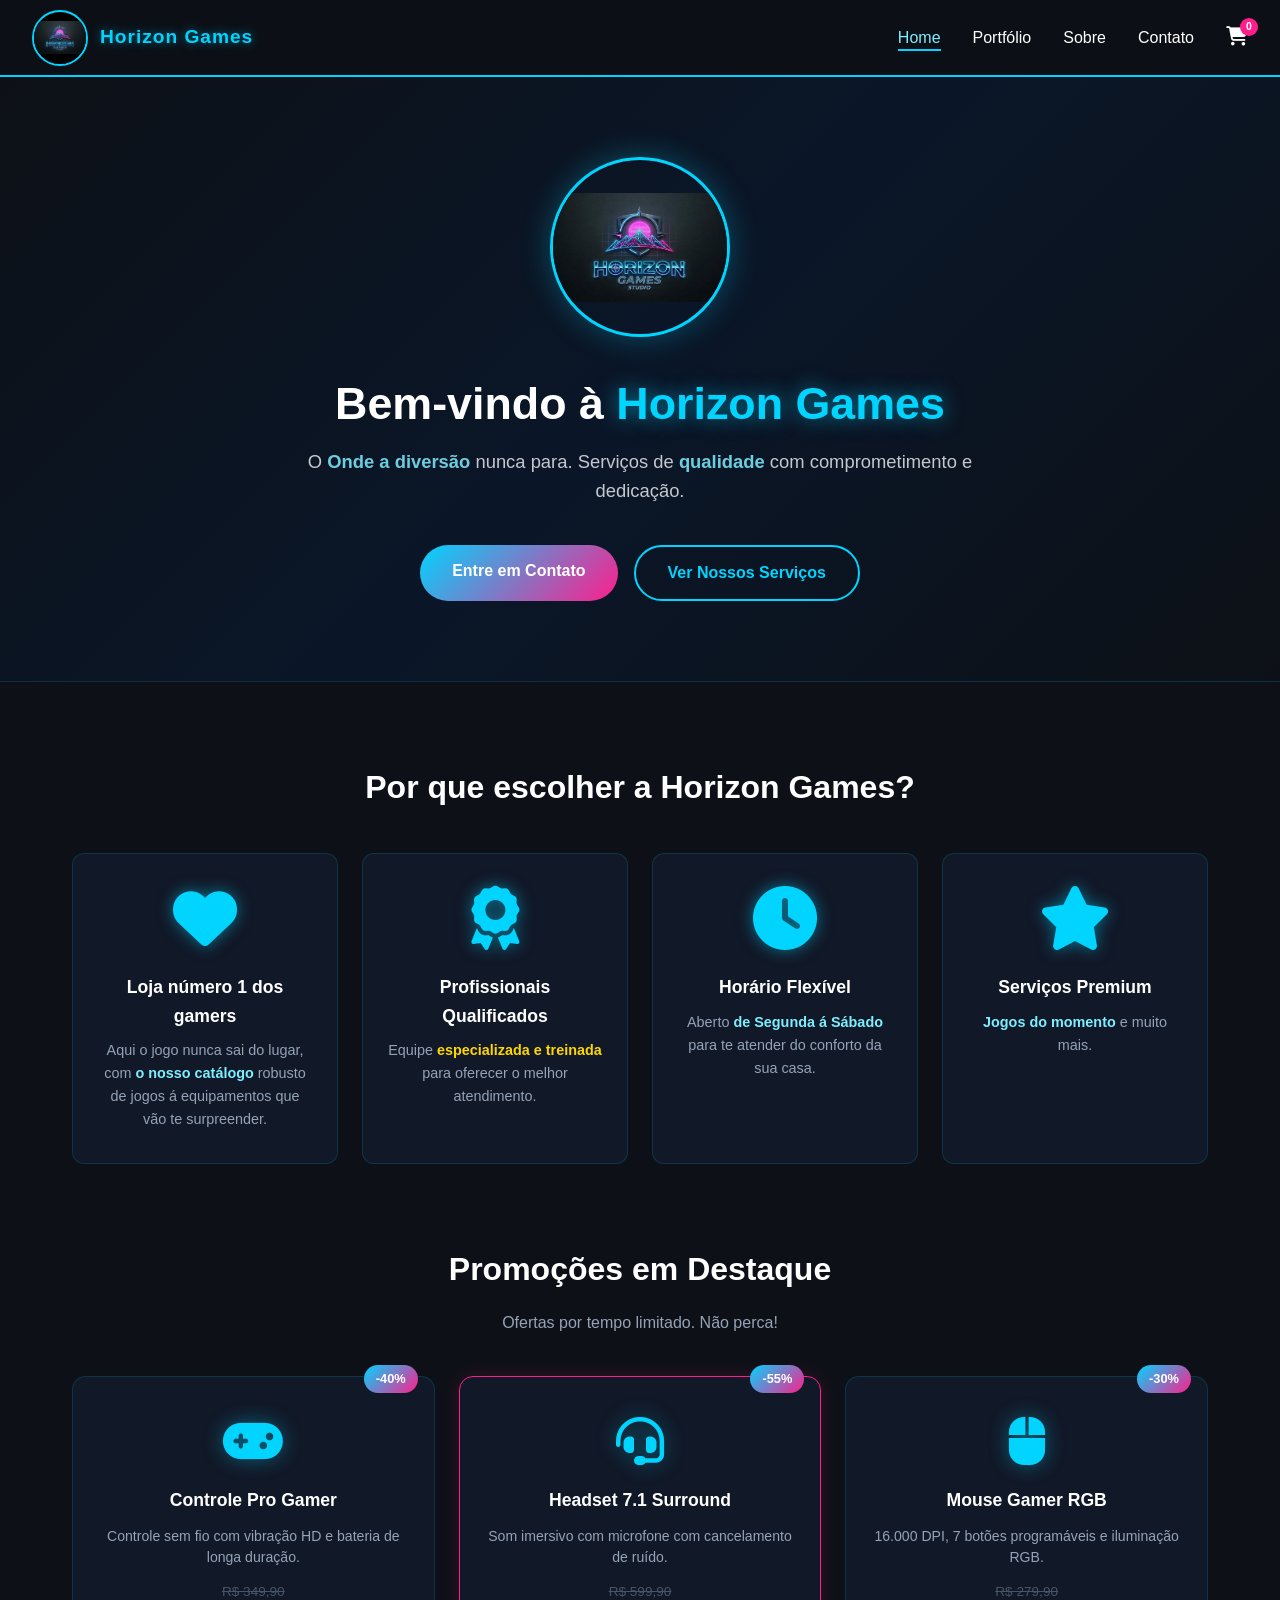
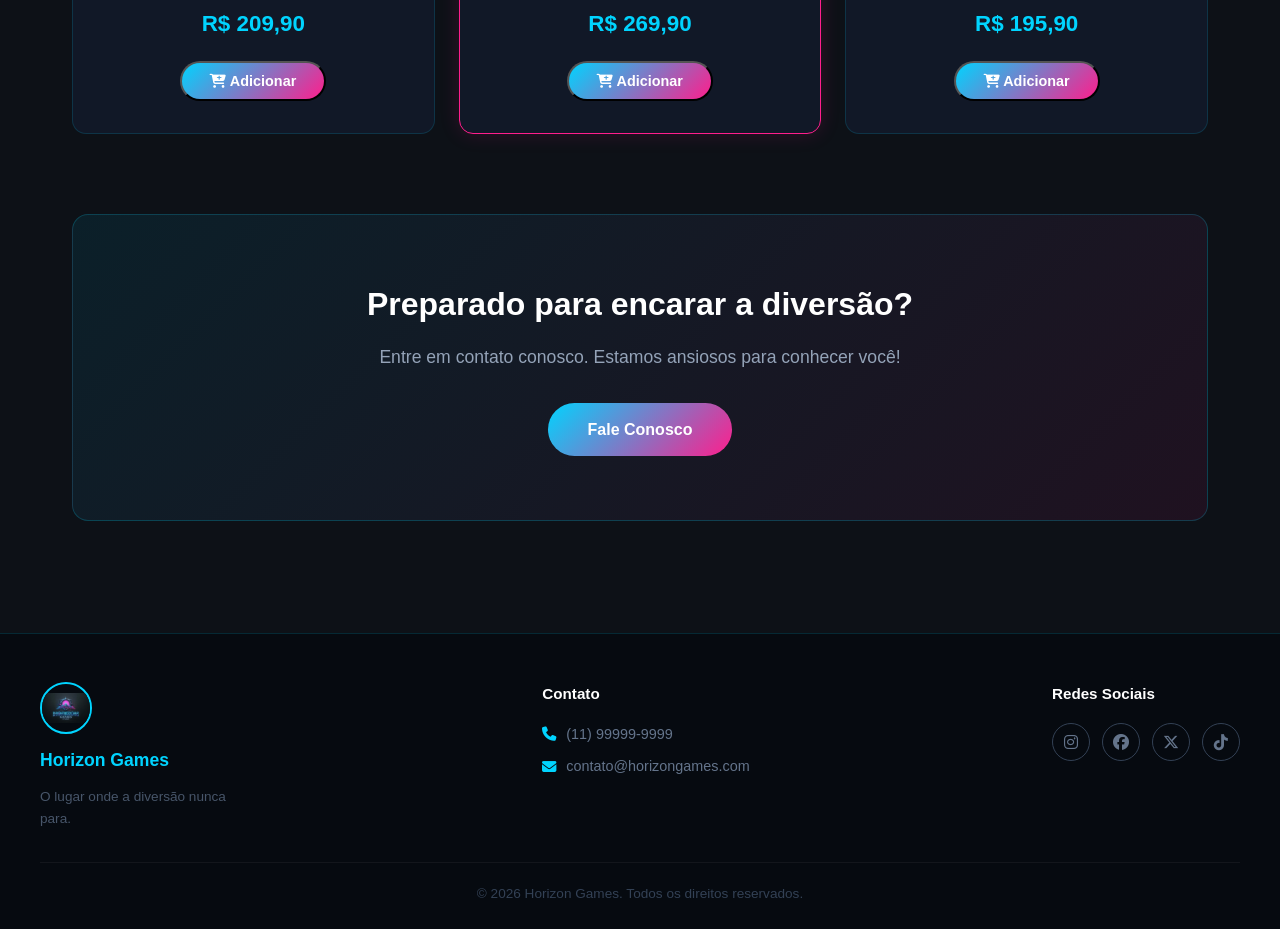
<file: index.html>
<!DOCTYPE html>
<html lang="pt-BR">
<head>
    <meta charset="UTF-8">
    <meta name="viewport" content="width=device-width, initial-scale=1.0">
    <title>Horizon Games</title>
    
    <link rel="stylesheet" href="./src/css/base.css">
    <link rel="stylesheet" href="./src/css/home.css">
    <link rel="stylesheet" href="./src/css/carrinho.css">
    <link rel="stylesheet" href="./src/css/footer.css">
    <link rel="stylesheet" href="https://cdnjs.cloudflare.com/ajax/libs/font-awesome/6.5.0/css/all.min.css">
</head>

<body>

    <header>
        <div class="logo-wrapper">
            <img src="./src/assets/Horizon Games.png" alt="Logo Horizon Games" id="logo">
            <span class="logo-texto">Horizon Games</span>
        </div>
        <div class="nav-direita">
            <div id="menu-hamburguer"><span></span><span></span><span></span></div>
            <nav>
                <ul>
                    <li><a href="#" class="ativo">Home</a></li>
                    <li><a href="./pages/portifolio.html">Portfólio</a></li>
                    <li><a href="./pages/sobre.html">Sobre</a></li>
                    <li><a href="./pages/contato.html">Contato</a></li>
                            <li>
                                <a href="#" id="btn-abrir-carrinho" class="carrinho-icone">
                                    <i class="fa-solid fa-cart-shopping"></i>
                                    <span id="carrinho-contador">0</span>
                                </a>
                            </li>
                </ul>
            </nav>
        </div>
    </header>

    <section id="hero">
        <div class="hero-content">
            <img src="./src/assets/Horizon Games.png" alt="Logo Horizon Games" class="hero-logo">
            
            <h1>Bem-vindo à <span class="hero-destaque">Horizon Games</span></h1>
            <p>O <span class="destaque-azul">Onde a diversão</span> nunca para. Serviços de <span class="destaque-azul">qualidade</span> com comprometimento e dedicação.</p>
            <div class="hero-botoes">
                <a href="./pages/contato.html" class="btn-hero-primary">Entre em Contato</a>
                <a href="./pages/portifolio.html" class="btn-hero-secondary">Ver Nossos Serviços</a>
            </div>
        </div>
    </section>

    <main>
        <div id="container">

            <section class="features-section">
                <h2 class="titulo-secao">Por que escolher a Horizon Games?</h2>
                <div class="features-grid">
                    
                    <div class="feature-card">
                        <div class="feature-icon">
                            <i class="fa-solid fa-heart fa-2x" style="color: #7c3aed;"></i>
                        </div>
                        <h3>Loja número 1 dos gamers</h3>
                        <p>Aqui o jogo nunca sai do lugar, com <span class="destaque-azul"> o nosso catálogo</span> robusto de jogos á equipamentos que vão te surpreender.</p>
                    </div>

                    <div class="feature-card">
                        <div class="feature-icon">
                            <i class="fa-solid fa-award fa-2x" style="color: #7c3aed;"></i>
                        </div>
                        <h3>Profissionais Qualificados</h3>
                        <p>Equipe <span class="destaque-amarelo">especializada e treinada</span> para oferecer o melhor atendimento.</p>
                    </div>

                    <div class="feature-card">
                        <div class="feature-icon">
                            <i class="fa-solid fa-clock fa-2x" style="color: #7c3aed;"></i>
                        </div>
                        <h3>Horário Flexível</h3>
                        <p>Aberto <span class="destaque-azul">de Segunda á Sábado</span> para te atender do conforto da sua casa.</p>
                    </div>

                    <div class="feature-card">
                        <div class="feature-icon">
                            <i class="fa-solid fa-star fa-2x" style="color: #7c3aed;"></i>
                        </div>
                        <h3>Serviços Premium</h3>
                        <p><span class="destaque-azul">Jogos do momento</span> e muito mais.</p>
                    </div>

                </div>
            </section>

            <section class="promo-section">
                <h2 class="titulo-secao">Promoções em Destaque</h2>
                <p class="promo-subtitulo">Ofertas por tempo limitado. Não perca!</p>

                <div class="promo-grid">

                    <div class="promo-card">
                        <span class="promo-badge">-40%</span>
                        <div class="promo-img">
                            <i class="fa-solid fa-gamepad fa-3x"></i>
                        </div>
                        <h3>Controle Pro Gamer</h3>
                        <p>Controle sem fio com vibração HD e bateria de longa duração.</p>
                        <div class="promo-precos">
                            <span class="preco-antigo">R$ 349,90</span>
                            <span class="preco-atual">R$ 209,90</span>
                        </div>
                        <button class="btn-promo btn-add-carrinho" onclick="adicionarAoCarrinho('controle-pro', 'Controle Pro Gamer', 209.90, this)">
                            <i class="fa-solid fa-cart-plus"></i> Adicionar
                        </button>
                    </div>

                    <div class="promo-card promo-destaque">
                        <span class="promo-badge">-55%</span>
                        <div class="promo-img">
                            <i class="fa-solid fa-headset fa-3x"></i>
                        </div>
                        <h3>Headset 7.1 Surround</h3>
                        <p>Som imersivo com microfone com cancelamento de ruído.</p>
                        <div class="promo-precos">
                            <span class="preco-antigo">R$ 599,90</span>
                            <span class="preco-atual">R$ 269,90</span>
                        </div>
                        <button class="btn-promo btn-add-carrinho" onclick="adicionarAoCarrinho('headset-71', 'Headset 7.1 Surround', 269.90, this)">
                            <i class="fa-solid fa-cart-plus"></i> Adicionar
                        </button>
                    </div>

                    <div class="promo-card">
                        <span class="promo-badge">-30%</span>
                        <div class="promo-img">
                            <i class="fa-solid fa-computer-mouse fa-3x"></i>
                        </div>
                        <h3>Mouse Gamer RGB</h3>
                        <p>16.000 DPI, 7 botões programáveis e iluminação RGB.</p>
                        <div class="promo-precos">
                            <span class="preco-antigo">R$ 279,90</span>
                            <span class="preco-atual">R$ 195,90</span>
                        </div>
                        <button class="btn-promo btn-add-carrinho" onclick="adicionarAoCarrinho('mouse-rgb', 'Mouse Gamer RGB', 195.90, this)">
                            <i class="fa-solid fa-cart-plus"></i> Adicionar
                        </button>
                    </div>

                </div>
            </section>

            <section class="cta-section">
                <h2>Preparado para encarar a diversão?</h2>
                <p>Entre em contato conosco. Estamos ansiosos para conhecer você!</p>
                <a href="./pages/contato.html" class="btn-cta">Fale Conosco</a>
            </section>

        </div>
    </main>

    <footer>
        <div class="footer-container">

            <div class="footer-bloco">
                <img src="./src/assets/Horizon Games.png" alt="Logo" class="footer-logo">
                <span class="footer-nome">Horizon Games</span>
                <p class="footer-desc">O lugar onde a diversão nunca para.</p>
            </div>

            <div class="footer-bloco">
                <h4>Contato</h4>
                <ul class="footer-lista">
                    <li><i class="fa-solid fa-phone"></i> (11) 99999-9999</li>
                    <li><i class="fa-solid fa-envelope"></i> contato@horizongames.com</li>
                </ul>
            </div>

            <div class="footer-bloco">
                <h4>Redes Sociais</h4>
                <div class="footer-redes">
                    <a href="#" title="Instagram"><i class="fa-brands fa-instagram"></i></a>
                    <a href="#" title="Facebook"><i class="fa-brands fa-facebook"></i></a>
                    <a href="#" title="X"><i class="fa-brands fa-x-twitter"></i></a>
                    <a href="#" title="TikTok"><i class="fa-brands fa-tiktok"></i></a>
                </div>
            </div>

        </div>

        <div class="footer-copy">
            <p>&copy; 2026 Horizon Games. Todos os direitos reservados.</p>
        </div>
    </footer>

    <!-- Overlay escuro ao fundo do carrinho -->
    <div id="carr-overlay"></div>

    <!-- Painel lateral do carrinho -->
    <aside id="carr-painel">
        <div class="carr-cabecalho">
            <h2><i class="fa-solid fa-cart-shopping"></i> Carrinho</h2>
            <button id="carr-fechar"><i class="fa-solid fa-xmark"></i></button>
        </div>
        <div id="carr-itens"></div>
        <div id="carr-footer">
            <div class="carr-total-linha">
                <span>Total</span>
                <span id="carr-total"></span>
            </div>
            <button class="btn-finalizar" onclick="finalizarCompra()">Finalizar Compra</button>
            <button class="btn-limpar" onclick="limparCarrinho()">Limpar carrinho</button>
        </div>
    </aside>

    <script src="src/js/script.js"></script>
</body>
</html>
</file>
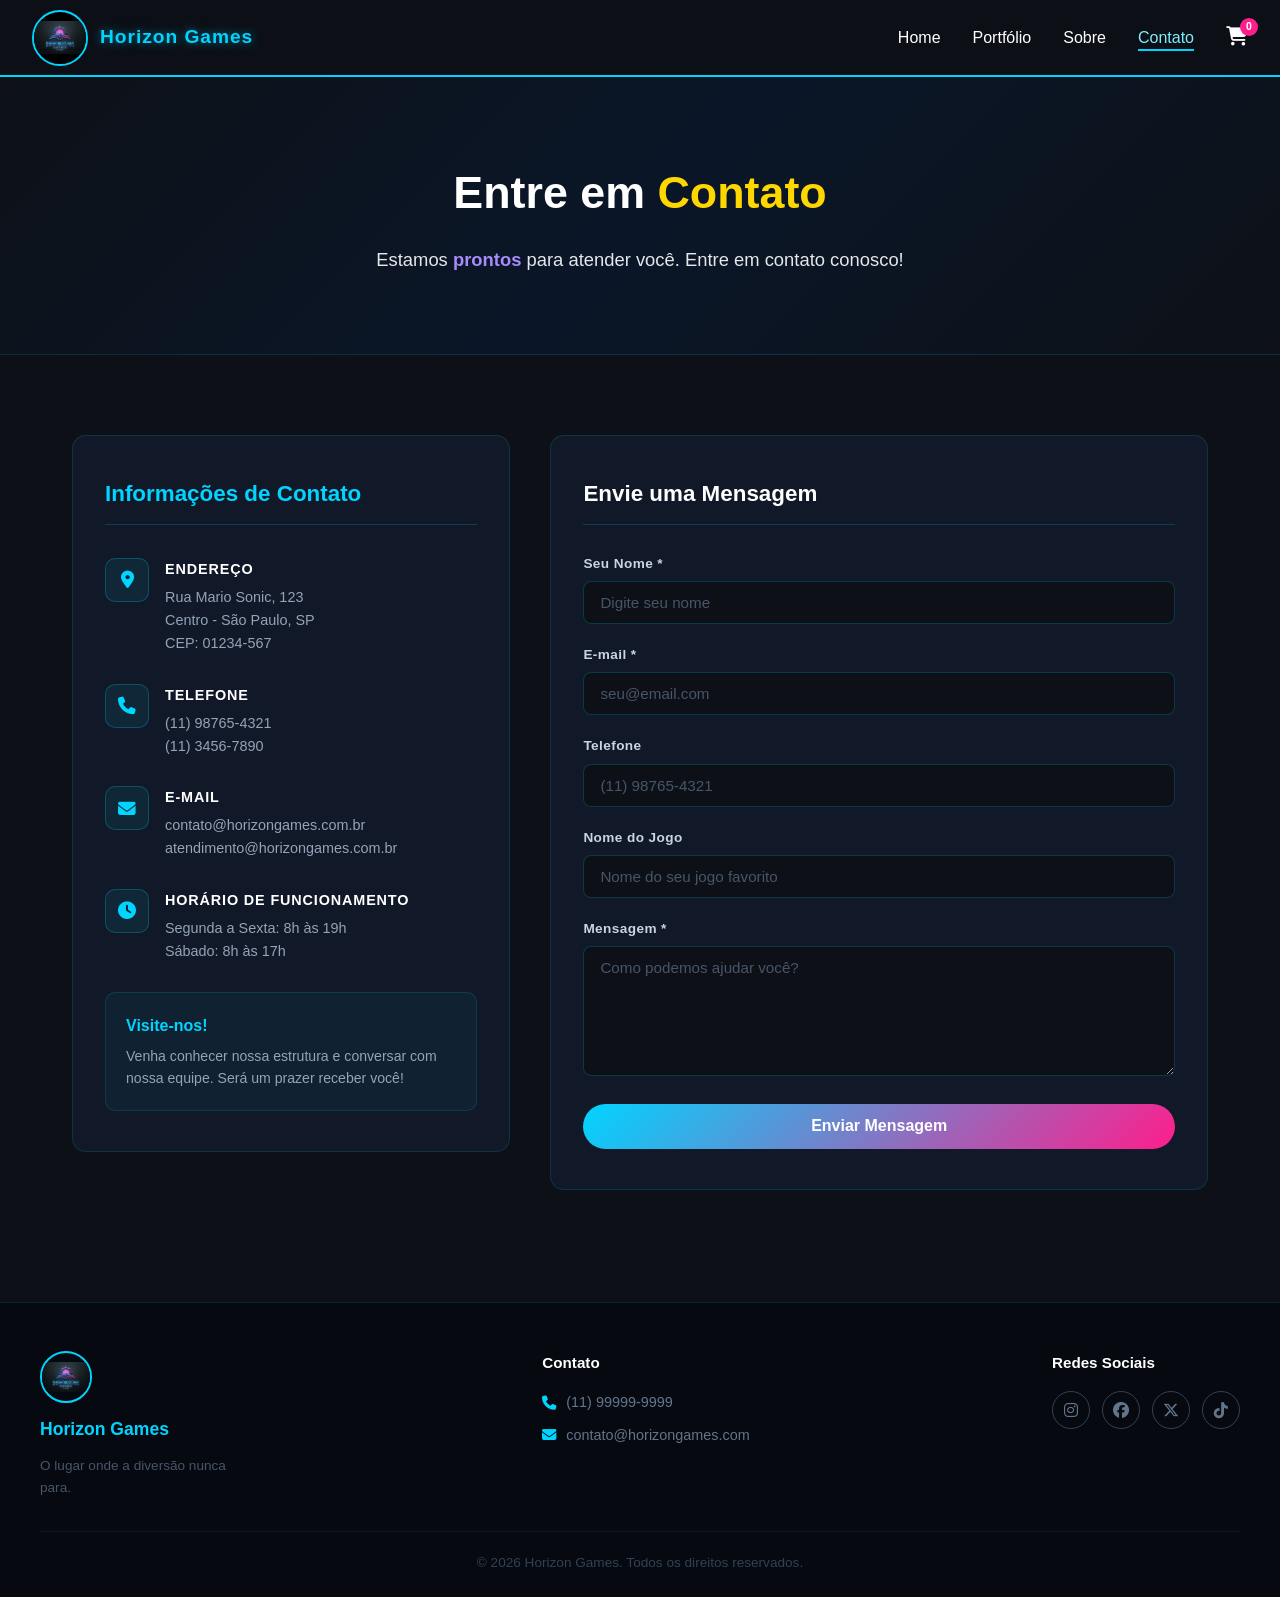
<file: pages/contato.html>
<!DOCTYPE html>
<html lang="pt-BR">
<head>
    <meta charset="UTF-8">
    <meta name="viewport" content="width=device-width, initial-scale=1.0">
    <title>Horizon Games | Contato</title>

    <link rel="stylesheet" href="../src/css/base.css">
    <link rel="stylesheet" href="../src/css/home.css">
    <link rel="stylesheet" href="../src/css/contato.css">
    <link rel="stylesheet" href="../src/css/carrinho.css">
    <link rel="stylesheet" href="../src/css/footer.css">
    <link rel="stylesheet" href="https://cdnjs.cloudflare.com/ajax/libs/font-awesome/6.5.0/css/all.min.css">
</head>

<body>

    <header>
        <div class="logo-wrapper">
            <img src="../src/assets/Horizon Games.png" alt="Logo Horizon Games" id="logo">
            <span class="logo-texto">Horizon Games</span>
        </div>
        <div class="nav-direita">
            <div id="menu-hamburguer"><span></span><span></span><span></span></div>
            <nav>
                <ul>
                    <li><a href="../index.html">Home</a></li>
                    <li><a href="./portifolio.html">Portfólio</a></li>
                    <li><a href="./sobre.html">Sobre</a></li>
                    <li><a href="#" class="ativo">Contato</a></li>
                            <li>
                                <a href="#" id="btn-abrir-carrinho" class="carrinho-icone">
                                    <i class="fa-solid fa-cart-shopping"></i>
                                    <span id="carrinho-contador">0</span>
                                </a>
                            </li>
                </ul>
            </nav>

        </div>
    </header>

    <section id="hero-contato">
        <h1>Entre em <span class="destaque-amarelo">Contato</span></h1>
        <p>Estamos <span class="destaque-roxo">prontos</span> para atender você. Entre em contato conosco!</p>
    </section>

    <main>
        <div id="container">

            <div class="contato-grid">

                <div class="contato-info">
                    <h3>Informações de Contato</h3>

                    <div class="info-item">
                        <div class="info-icon">
                            <i class="fa-solid fa-location-dot"></i>
                        </div>
                        <div>
                            <h4>Endereço</h4>
                            <p>Rua Mario Sonic, 123<br>Centro - São Paulo, SP<br>CEP: 01234-567</p>
                        </div>
                    </div>

                    <div class="info-item">
                        <div class="info-icon">
                            <i class="fa-solid fa-phone"></i>
                        </div>
                        <div>
                            <h4>Telefone</h4>
                            <p>(11) 98765-4321<br>(11) 3456-7890</p>
                        </div>
                    </div>

                    <div class="info-item">
                        <div class="info-icon">
                            <i class="fa-solid fa-envelope"></i>
                        </div>
                        <div>
                            <h4>E-mail</h4>
                            <p>contato@horizongames.com.br<br>atendimento@horizongames.com.br</p>
                        </div>
                    </div>

                    <div class="info-item">
                        <div class="info-icon">
                            <i class="fa-solid fa-clock"></i>
                        </div>
                        <div>
                            <h4>Horário de Funcionamento</h4>
                            <p>Segunda a Sexta: 8h às 19h<br>Sábado: 8h às 17h</p>
                        </div>
                    </div>

                    <div class="contato-extra">
                        <h4>Visite-nos!</h4>
                        <p>Venha conhecer nossa estrutura e conversar com nossa equipe. Será um prazer receber você!</p>
                    </div>
                </div>

                <div class="contato-form-container">
                    <h3>Envie uma Mensagem</h3>
                    <form id="form-contato" onsubmit="enviarFormulario(event)">
                        <div class="form-group">
                            <label for="nome">Seu Nome *</label>
                            <input type="text" id="nome" name="nome" placeholder="Digite seu nome" required>
                        </div>
                        <div class="form-group">
                            <label for="email">E-mail *</label>
                            <input type="email" id="email" name="email" placeholder="seu@email.com" required>
                        </div>
                        <div class="form-group">
                            <label for="telefone">Telefone</label>
                            <input type="tel" id="telefone" name="telefone" placeholder="(11) 98765-4321">
                        </div>
                        <div class="form-group">
                            <label for="jogo">Nome do Jogo</label>
                            <input type="text" id="jogo" name="jogo" placeholder="Nome do seu jogo favorito">
                        </div>
                        <div class="form-group">
                            <label for="mensagem">Mensagem *</label>
                            <textarea id="mensagem" name="mensagem" placeholder="Como podemos ajudar você?" required></textarea>
                        </div>
                        <button type="submit" class="btn-enviar">Enviar Mensagem</button>
                    </form>
                    <div class="mensagem-sucesso" id="mensagem-sucesso">
                        ✓ Mensagem enviada com sucesso! Entraremos em contato em breve.
                    </div>
                </div>

            </div>
        </div>
    </main>

    <footer>
        <div class="footer-container">

            <div class="footer-bloco">
                <img src="../src/assets/Horizon Games.png" alt="Logo" class="footer-logo">
                <span class="footer-nome">Horizon Games</span>
                <p class="footer-desc">O lugar onde a diversão nunca para.</p>
            </div>

            <div class="footer-bloco">
                <h4>Contato</h4>
                <ul class="footer-lista">
                    <li><i class="fa-solid fa-phone"></i> (11) 99999-9999</li>
                    <li><i class="fa-solid fa-envelope"></i> contato@horizongames.com</li>
                </ul>
            </div>

            <div class="footer-bloco">
                <h4>Redes Sociais</h4>
                <div class="footer-redes">
                    <a href="#" title="Instagram"><i class="fa-brands fa-instagram"></i></a>
                    <a href="#" title="Facebook"><i class="fa-brands fa-facebook"></i></a>
                    <a href="#" title="X"><i class="fa-brands fa-x-twitter"></i></a>
                    <a href="#" title="TikTok"><i class="fa-brands fa-tiktok"></i></a>
                </div>
            </div>

        </div>
        <div class="footer-copy">
            <p>&copy; 2026 Horizon Games. Todos os direitos reservados.</p>
        </div>
    </footer>

    <div id="carr-overlay"></div>
    <aside id="carr-painel">
        <div class="carr-cabecalho">
            <h2><i class="fa-solid fa-cart-shopping"></i> Carrinho</h2>
            <button id="carr-fechar"><i class="fa-solid fa-xmark"></i></button>
        </div>
        <div id="carr-itens"></div>
        <div id="carr-footer">
            <div class="carr-total-linha">
                <span>Total</span>
                <span id="carr-total"></span>
            </div>
            <button class="btn-finalizar" onclick="finalizarCompra()">Finalizar Compra</button>
            <button class="btn-limpar" onclick="limparCarrinho()">Limpar carrinho</button>
        </div>
    </aside>

    <script src="../src/js/script.js"></script>
    <script>
        function enviarFormulario(event) {
            event.preventDefault();
            document.getElementById('form-contato').style.display = 'none';
            document.getElementById('mensagem-sucesso').style.display = 'block';
        }
    </script>
</body>
</html>
</file>
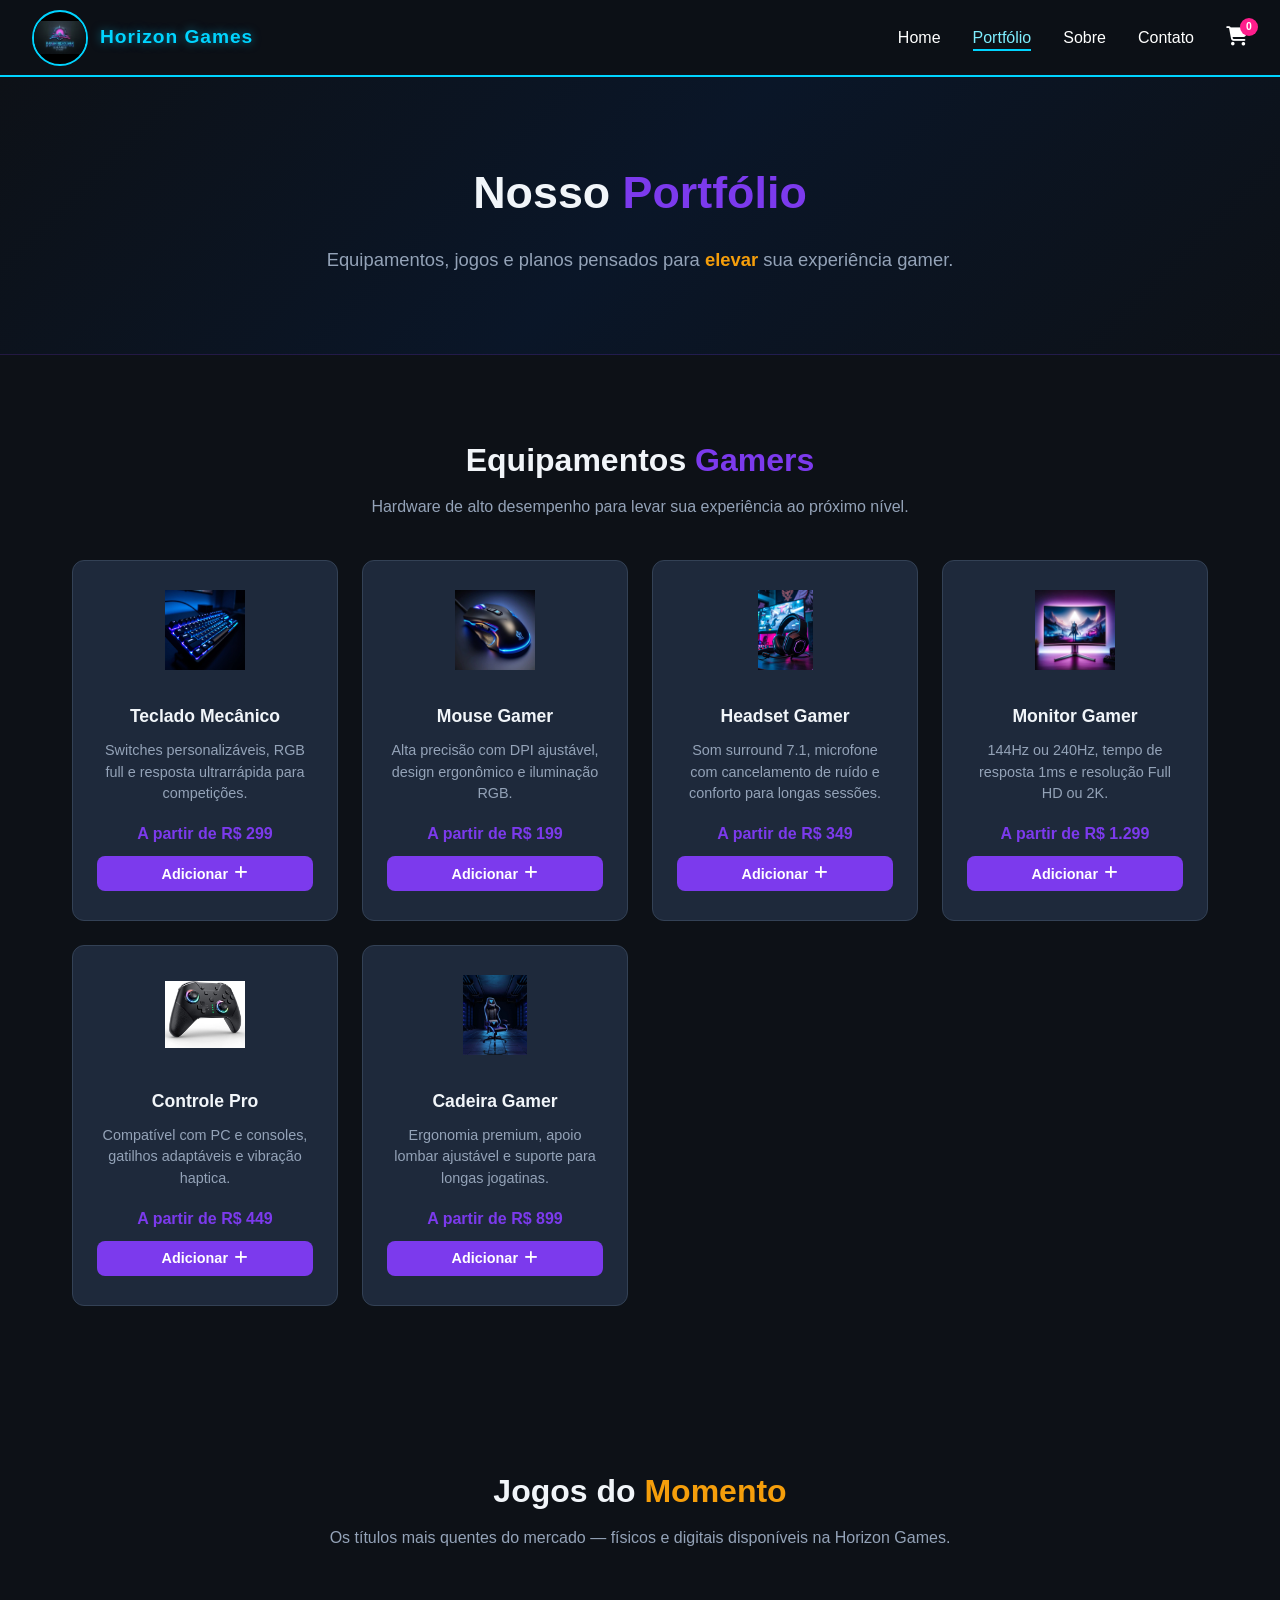
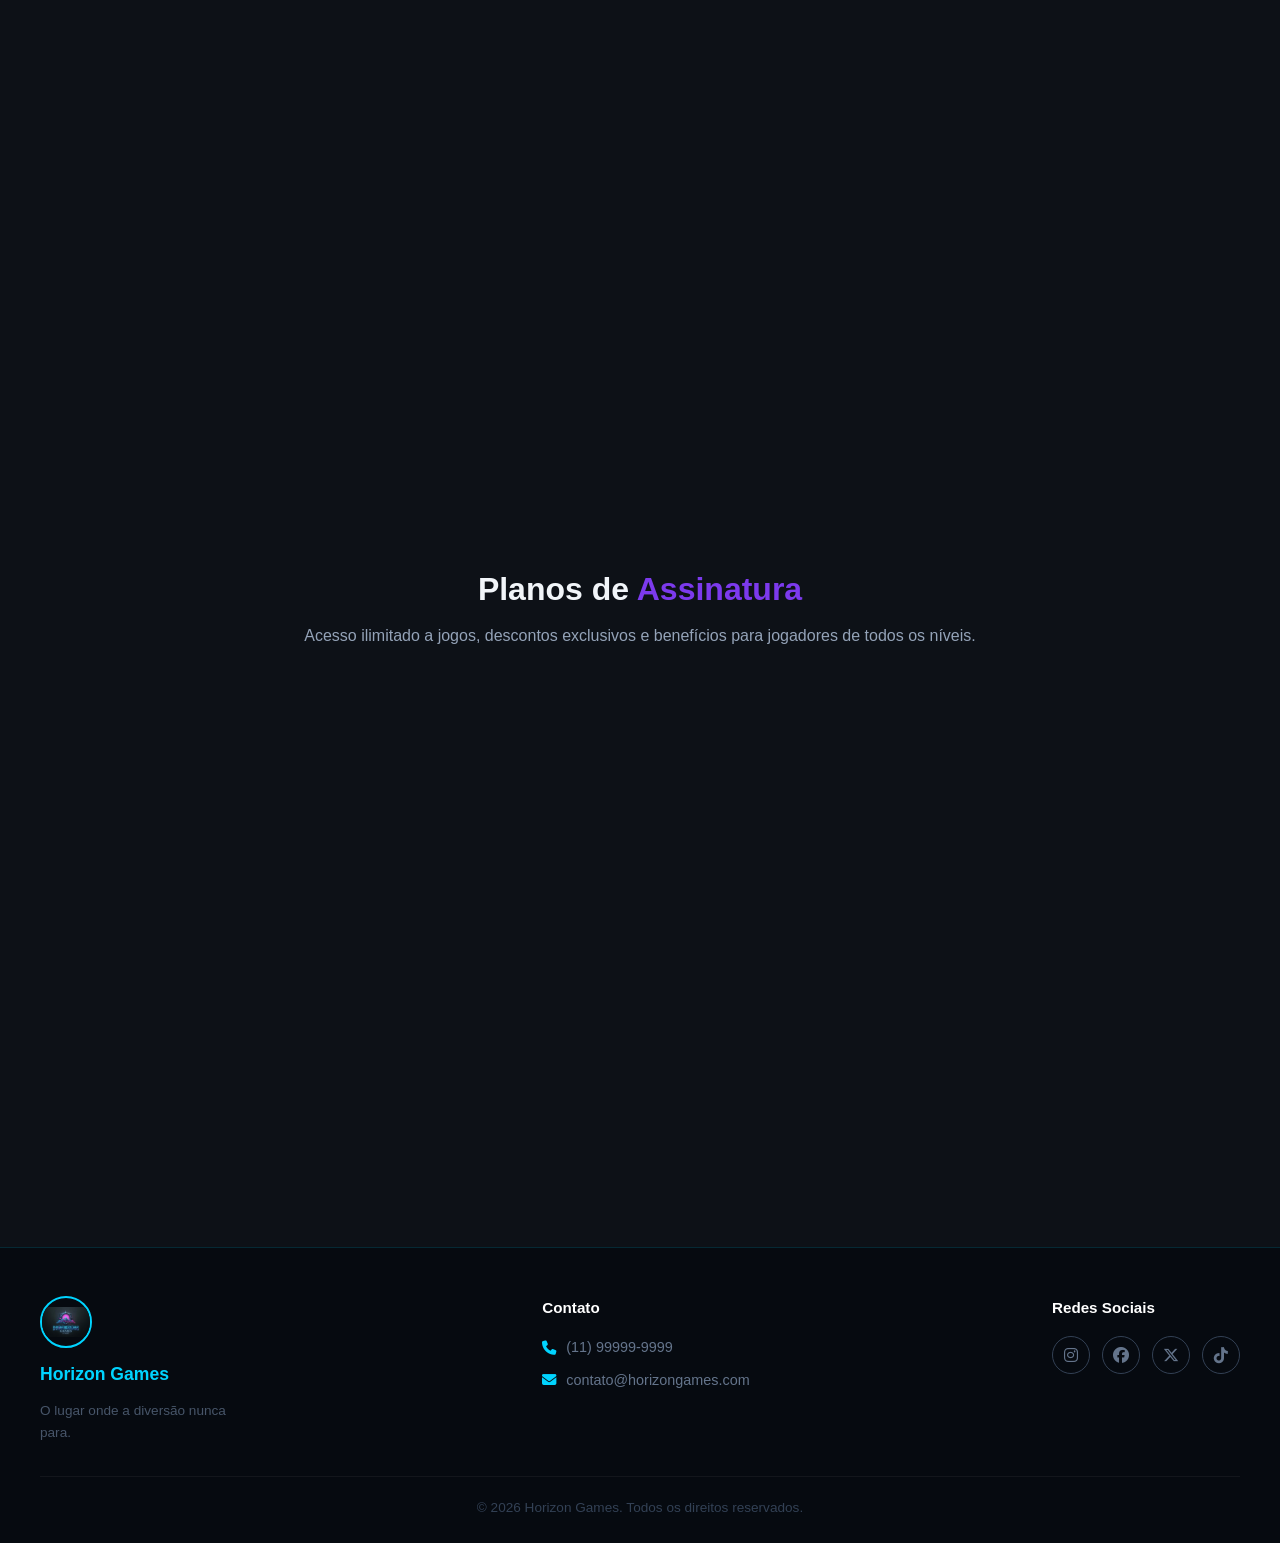
<file: pages/portifolio.html>
<!DOCTYPE html>
<html lang="pt-BR">
<head>
    <meta charset="UTF-8">
    <meta name="viewport" content="width=device-width, initial-scale=1.0">
    <title>Horizon Games | Portfólio</title>

    <link rel="stylesheet" href="https://cdnjs.cloudflare.com/ajax/libs/font-awesome/6.5.0/css/all.min.css">
    <link rel="stylesheet" href="../src/css/base.css">
    <link rel="stylesheet" href="../src/css/home.css">
    <link rel="stylesheet" href="../src/css/portifolio.css">
    <link rel="stylesheet" href="../src/css/carrinho.css">
    <link rel="stylesheet" href="../src/css/footer.css">
</head>

<body>

    <header>
        <div class="logo-wrapper">
            <img src="../src/assets/Horizon Games.png" alt="Logo Horizon Games" id="logo">
            <span class="logo-texto">Horizon Games</span>
        </div>
        <div class="nav-direita">
            <div id="menu-hamburguer"><span></span><span></span><span></span></div>
            <nav>
                <ul>
                    <li><a href="../index.html">Home</a></li>
                    <li><a href="#" class="ativo">Portfólio</a></li>
                    <li><a href="./sobre.html">Sobre</a></li>
                    <li><a href="./contato.html">Contato</a></li>
                    <li>
                        <a href="#" id="btn-abrir-carrinho" class="carrinho-icone">
                            <i class="fa-solid fa-cart-shopping"></i>
                            <span id="carrinho-contador">0</span>
                        </a>
                    </li>
                </ul>
            </nav>
        </div>
    </header>

    <section id="hero-portifolio">
        <h1>Nosso <span class="destaque-roxo">Portfólio</span></h1>
        <p>Equipamentos, jogos e planos pensados para <span class="destaque-amarelo">elevar</span> sua experiência gamer.</p>
    </section>

    <main>
        <div id="container">

            <!-- EQUIPAMENTOS GAMERS -->
            <section>
                <h2 class="titulo-secao">Equipamentos <span class="destaque-roxo">Gamers</span></h2>
                <p class="subtitulo-secao">Hardware de alto desempenho para levar sua experiência ao próximo nível.</p>

                <div class="produtos-grid">

                    <div class="produto-card">
                        <div class="produto-icon">
                            <img src="../src/assets/teclado.png" alt="Teclado Mecânico Gamer">
                        </div>
                        <h3>Teclado Mecânico</h3>
                        <p>Switches personalizáveis, RGB full e resposta ultrarrápida para competições.</p>
                        <span class="produto-preco">A partir de R$ 299</span>
                        <button class="btn-add-carrinho" onclick="adicionarAoCarrinho('eq1', 'Teclado Mecânico Gamer', 299.00)">
                            Adicionar <i class="fa-solid fa-plus"></i>
                        </button>
                    </div>

                    <div class="produto-card">
                        <div class="produto-icon">
                            <img src="../src/assets/mouse.png" alt="Mouse Gamer">
                        </div>
                        <h3>Mouse Gamer</h3>
                        <p>Alta precisão com DPI ajustável, design ergonômico e iluminação RGB.</p>
                        <span class="produto-preco">A partir de R$ 199</span>
                        <button class="btn-add-carrinho" onclick="adicionarAoCarrinho('eq2', 'Mouse Gamer', 199.00)">
                            Adicionar <i class="fa-solid fa-plus"></i>
                        </button>
                    </div>

                    <div class="produto-card">
                        <div class="produto-icon">
                            <img src="../src/assets/headset.png" alt="Headset Gamer">
                        </div>
                        <h3>Headset Gamer</h3>
                        <p>Som surround 7.1, microfone com cancelamento de ruído e conforto para longas sessões.</p>
                        <span class="produto-preco">A partir de R$ 349</span>
                        <button class="btn-add-carrinho" onclick="adicionarAoCarrinho('eq3', 'Headset Gamer', 349.00)">
                            Adicionar <i class="fa-solid fa-plus"></i>
                        </button>
                    </div>

                    <div class="produto-card">
                        <div class="produto-icon">
                            <img src="../src/assets/monitor.png" alt="Monitor Gamer">
                        </div>
                        <h3>Monitor Gamer</h3>
                        <p>144Hz ou 240Hz, tempo de resposta 1ms e resolução Full HD ou 2K.</p>
                        <span class="produto-preco">A partir de R$ 1.299</span>
                        <button class="btn-add-carrinho" onclick="adicionarAoCarrinho('eq4', 'Monitor Gamer', 1299.00)">
                            Adicionar <i class="fa-solid fa-plus"></i>
                        </button>
                    </div>

                    <div class="produto-card">
                        <div class="produto-icon">
                            <img src="../src/assets/controle.png" alt="Controle Pro">
                        </div>
                        <h3>Controle Pro</h3>
                        <p>Compatível com PC e consoles, gatilhos adaptáveis e vibração haptica.</p>
                        <span class="produto-preco">A partir de R$ 449</span>
                        <button class="btn-add-carrinho" onclick="adicionarAoCarrinho('eq5', 'Controle Pro', 449.00)">
                            Adicionar <i class="fa-solid fa-plus"></i>
                        </button>
                    </div>

                    <div class="produto-card">
                        <div class="produto-icon">
                            <img src="../src/assets/cadeira.png" alt="Cadeira Gamer">
                        </div>
                        <h3>Cadeira Gamer</h3>
                        <p>Ergonomia premium, apoio lombar ajustável e suporte para longas jogatinas.</p>
                        <span class="produto-preco">A partir de R$ 899</span>
                        <button class="btn-add-carrinho" onclick="adicionarAoCarrinho('eq6', 'Cadeira Gamer', 899.00)">
                            Adicionar <i class="fa-solid fa-plus"></i>
                        </button>
                    </div>

                </div>
            </section>

            <!-- JOGOS DO MOMENTO -->
            <section class="jogos-section">
                <h2 class="titulo-secao">Jogos do <span class="destaque-amarelo">Momento</span></h2>
                <p class="subtitulo-secao">Os títulos mais quentes do mercado — físicos e digitais disponíveis na Horizon Games.</p>

                <div class="jogos-grid">

                    <div class="jogo-card">
                        <div class="jogo-badge">Lançamento</div>
                        <div class="jogo-icon">
                            <img src="../src/assets/ERN.png" alt="Elden Ring: Nightreign">
                        </div>
                        <h3>Elden Ring: Nightreign</h3>
                        <p>A expansão mais aguardada de 2025. Explore novos mundos e enfrente chefes épicos.</p>
                        <span class="jogo-plataforma"><i class="fa-brands fa-playstation"></i> <i class="fa-brands fa-xbox"></i> <i class="fa-brands fa-steam"></i></span>
                        <span class="produto-preco">R$ 299</span>
                        <button class="btn-add-carrinho" onclick="adicionarAoCarrinho('jg1', 'Elden Ring: Nightreign', 299.00)">
                            Adicionar <i class="fa-solid fa-plus"></i>
                        </button>
                    </div>

                    <div class="jogo-card jogo-destaque">
                        <div class="jogo-badge badge-hot">+ Vendido</div>
                        <div class="jogo-icon">
                            <img src="../src/assets/COD.png" alt="Call of Duty: Black Ops 7">
                        </div>
                        <h3>Call of Duty: Black Ops 7</h3>
                        <p>Campanha cinematográfica e multiplayer frenético que domina o cenário competitivo.</p>
                        <span class="jogo-plataforma"><i class="fa-brands fa-playstation"></i> <i class="fa-brands fa-xbox"></i> <i class="fa-brands fa-steam"></i></span>
                        <span class="produto-preco">R$ 349</span>
                        <button class="btn-add-carrinho" onclick="adicionarAoCarrinho('jg2', 'Call of Duty: Black Ops 7', 349.00)">
                            Adicionar <i class="fa-solid fa-plus"></i>
                        </button>
                    </div>

                    <div class="jogo-card">
                        <div class="jogo-badge">Trending</div>
                        <div class="jogo-icon">
                            <img src="../src/assets/gta6.png" alt="GTA VI">
                        </div>
                        <h3>GTA VI</h3>
                        <p>O título mais esperado dos últimos anos. Mundo aberto, gráficos próximos do real.</p>
                        <span class="jogo-plataforma"><i class="fa-brands fa-playstation"></i> <i class="fa-brands fa-xbox"></i></span>
                        <span class="produto-preco">R$ 399</span>
                        <button class="btn-add-carrinho" onclick="adicionarAoCarrinho('jg3', 'GTA VI', 399.00)">
                            Adicionar <i class="fa-solid fa-plus"></i>
                        </button>
                    </div>

                    <div class="jogo-card">
                        <div class="jogo-badge">Indie</div>
                        <div class="jogo-icon">
                            <img src="../src/assets/Hollow Night.png" alt="Hollow Knight: Silksong">
                        </div>
                        <h3>Hollow Knight: Silksong</h3>
                        <p>A sequência do aclamado metroidvania com novo mundo, novas mecânicas e trilha incrível.</p>
                        <span class="jogo-plataforma"><i class="fa-brands fa-steam"></i> <i class="fa-brands fa-xbox"></i></span>
                        <span class="produto-preco">R$ 89</span>
                        <button class="btn-add-carrinho" onclick="adicionarAoCarrinho('jg4', 'Hollow Knight: Silksong', 89.00)">
                            Adicionar <i class="fa-solid fa-plus"></i>
                        </button>
                    </div>

                </div>
            </section>

            <!-- ASSINATURAS -->
            <section class="precos-section">
                <h2 class="titulo-secao">Planos de <span class="destaque-roxo">Assinatura</span></h2>
                <p class="subtitulo-secao">Acesso ilimitado a jogos, descontos exclusivos e benefícios para jogadores de todos os níveis.</p>

                <div class="precos-grid">

                    <div class="plano-card">
                        <div class="plano-header">
                            <div class="plano-icone"><i class="fa-solid fa-gamepad"></i></div>
                            <h3>Player</h3>
                            <p>Ideal para quem está começando</p>
                        </div>
                        <div class="plano-preco">
                            <span class="preco-label">R$</span>
                            <span class="preco-valor">29</span>
                            <span class="preco-periodo">/mês</span>
                        </div>
                        <ul class="plano-lista">
                            <li><i class="fa-solid fa-check"></i> Acesso a 50+ jogos</li>
                            <li><i class="fa-solid fa-check"></i> 5% de desconto em produtos</li>
                            <li><i class="fa-solid fa-check"></i> Suporte por email</li>
                            <li class="desabilitado"><i class="fa-solid fa-xmark"></i> Acesso antecipado</li>
                            <li class="desabilitado"><i class="fa-solid fa-xmark"></i> Eventos exclusivos</li>
                        </ul>
                        <button class="btn-add-carrinho" onclick="adicionarAoCarrinho('ass1', 'Assinatura Player (mensal)', 29.00)">
                            Assinar Agora <i class="fa-solid fa-arrow-right"></i>
                        </button>
                    </div>

                    <div class="plano-card plano-destaque">
                        <div class="plano-popular">Mais Popular</div>
                        <div class="plano-header">
                            <div class="plano-icone"><i class="fa-solid fa-star"></i></div>
                            <h3>Pro Gamer</h3>
                            <p>Para quem leva o jogo a sério</p>
                        </div>
                        <div class="plano-preco">
                            <span class="preco-label">R$</span>
                            <span class="preco-valor">59</span>
                            <span class="preco-periodo">/mês</span>
                        </div>
                        <ul class="plano-lista">
                            <li><i class="fa-solid fa-check"></i> Acesso a 200+ jogos</li>
                            <li><i class="fa-solid fa-check"></i> 15% de desconto em produtos</li>
                            <li><i class="fa-solid fa-check"></i> Suporte prioritário 24/7</li>
                            <li><i class="fa-solid fa-check"></i> Acesso antecipado a lançamentos</li>
                            <li class="desabilitado"><i class="fa-solid fa-xmark"></i> Eventos exclusivos</li>
                        </ul>
                        <button class="btn-add-carrinho" onclick="adicionarAoCarrinho('ass2', 'Assinatura Pro Gamer (mensal)', 59.00)">
                            Assinar Agora <i class="fa-solid fa-arrow-right"></i>
                        </button>
                    </div>

                    <div class="plano-card">
                        <div class="plano-header">
                            <div class="plano-icone"><i class="fa-solid fa-trophy"></i></div>
                            <h3>Elite</h3>
                            <p>Experiência máxima sem limites</p>
                        </div>
                        <div class="plano-preco">
                            <span class="preco-label">R$</span>
                            <span class="preco-valor">99</span>
                            <span class="preco-periodo">/mês</span>
                        </div>
                        <ul class="plano-lista">
                            <li><i class="fa-solid fa-check"></i> Acesso ilimitado a todos os jogos</li>
                            <li><i class="fa-solid fa-check"></i> 25% de desconto em produtos</li>
                            <li><i class="fa-solid fa-check"></i> Suporte VIP dedicado</li>
                            <li><i class="fa-solid fa-check"></i> Acesso antecipado a lançamentos</li>
                            <li><i class="fa-solid fa-check"></i> Eventos e torneios exclusivos</li>
                        </ul>
                        <button class="btn-add-carrinho" onclick="adicionarAoCarrinho('ass3', 'Assinatura Elite (mensal)', 99.00)">
                            Assinar Agora <i class="fa-solid fa-arrow-right"></i>
                        </button>
                    </div>

                </div>
            </section>

        </div>
    </main>

    <footer>
        <div class="footer-container">

            <div class="footer-bloco">
                <img src="../src/assets/Horizon Games.png" alt="Logo" class="footer-logo">
                <span class="footer-nome">Horizon Games</span>
                <p class="footer-desc">O lugar onde a diversão nunca para.</p>
            </div>

            <div class="footer-bloco">
                <h4>Contato</h4>
                <ul class="footer-lista">
                    <li><i class="fa-solid fa-phone"></i> (11) 99999-9999</li>
                    <li><i class="fa-solid fa-envelope"></i> contato@horizongames.com</li>
                </ul>
            </div>

            <div class="footer-bloco">
                <h4>Redes Sociais</h4>
                <div class="footer-redes">
                    <a href="#" title="Instagram"><i class="fa-brands fa-instagram"></i></a>
                    <a href="#" title="Facebook"><i class="fa-brands fa-facebook"></i></a>
                    <a href="#" title="X"><i class="fa-brands fa-x-twitter"></i></a>
                    <a href="#" title="TikTok"><i class="fa-brands fa-tiktok"></i></a>
                </div>
            </div>

        </div>
        <div class="footer-copy">
            <p>&copy; 2026 Horizon Games. Todos os direitos reservados.</p>
        </div>
    </footer>

    <div id="carr-overlay"></div>
    <aside id="carr-painel">
        <div class="carr-cabecalho">
            <h2><i class="fa-solid fa-cart-shopping"></i> Carrinho</h2>
            <button id="carr-fechar"><i class="fa-solid fa-xmark"></i></button>
        </div>
        <div id="carr-itens"></div>
        <div id="carr-footer">
            <div class="carr-total-linha">
                <span>Total</span>
                <span id="carr-total"></span>
            </div>
            <button class="btn-finalizar" onclick="finalizarCompra()">Finalizar Compra</button>
            <button class="btn-limpar" onclick="limparCarrinho()">Limpar carrinho</button>
        </div>
    </aside>

    <script src="../src/js/script.js"></script>
</body>
</html>
</file>
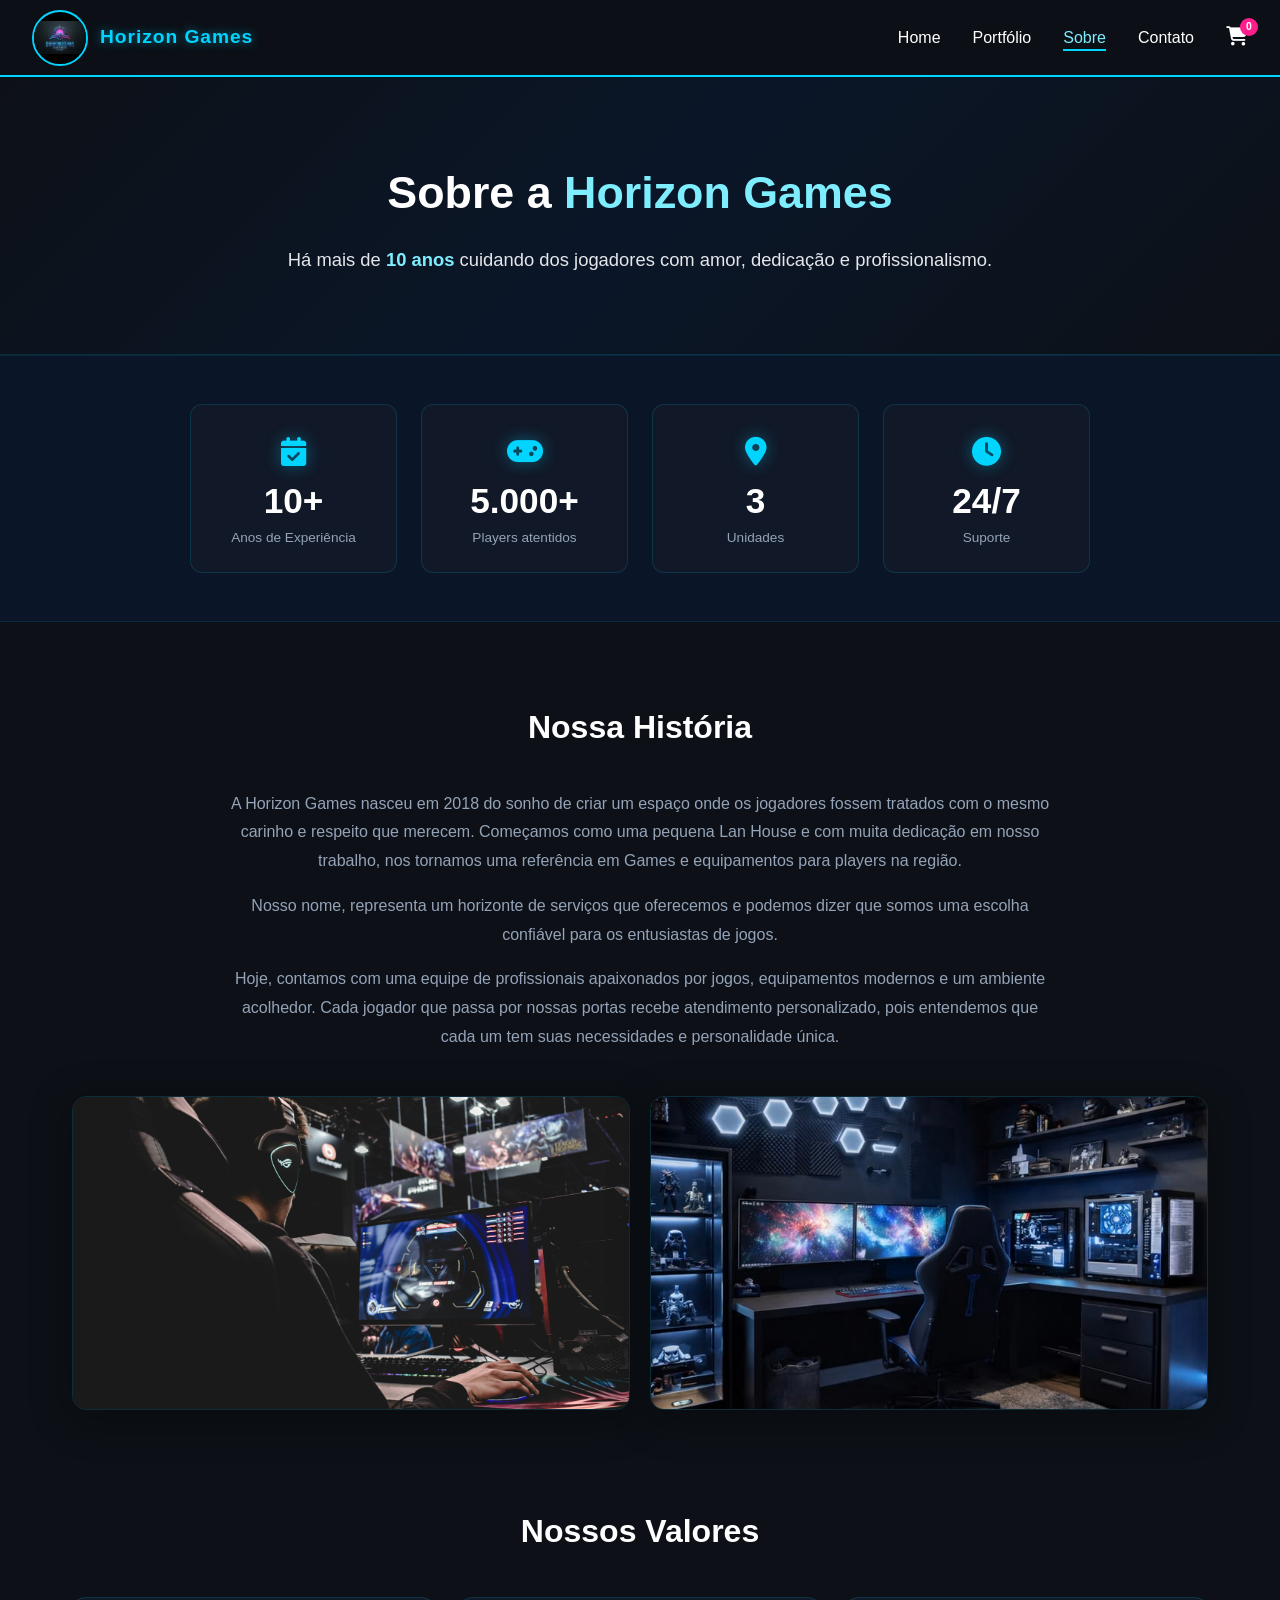
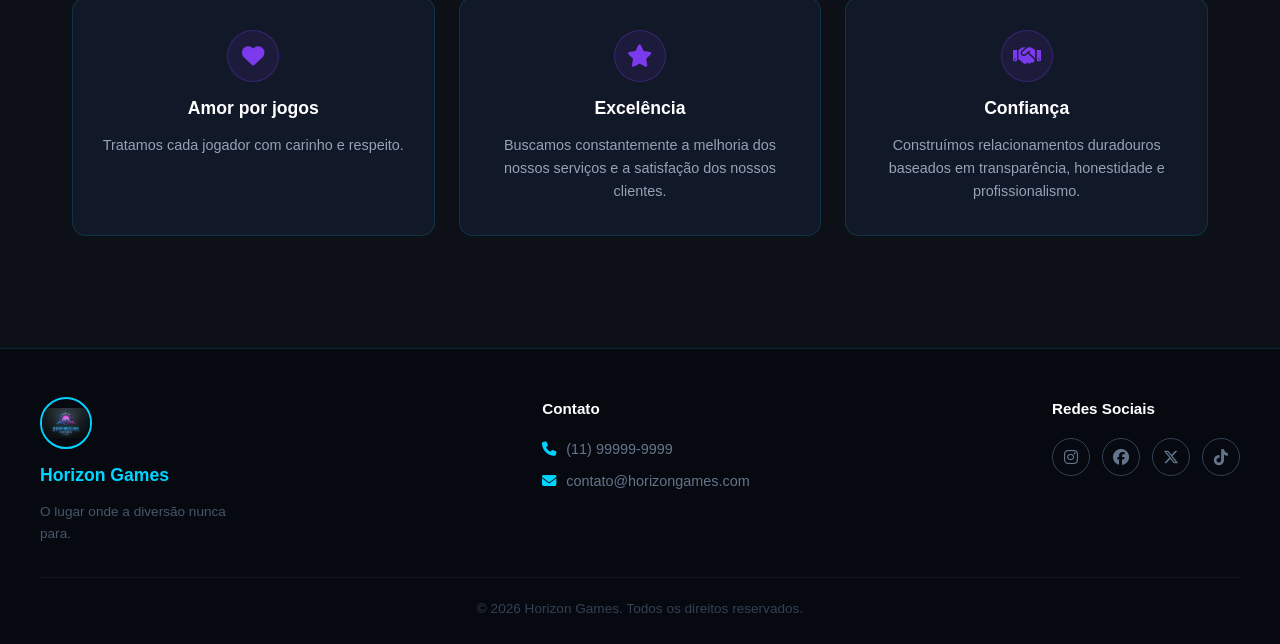
<file: pages/sobre.html>
<!DOCTYPE html>
<html lang="pt-BR">
<head>
    <meta charset="UTF-8">
    <meta name="viewport" content="width=device-width, initial-scale=1.0">
    <title>Horizon Games | Sobre</title>

    <link rel="stylesheet" href="https://cdnjs.cloudflare.com/ajax/libs/font-awesome/6.5.0/css/all.min.css">
    <link rel="stylesheet" href="../src/css/base.css">
    <link rel="stylesheet" href="../src/css/home.css">
    <link rel="stylesheet" href="../src/css/sobre.css">
    <link rel="stylesheet" href="../src/css/carrinho.css">
    <link rel="stylesheet" href="../src/css/footer.css">
</head>

<body>

    <header>
        <div class="logo-wrapper">
            <img src="../src/assets/Horizon Games.png" alt="Logo Horizon Games" id="logo">
            <span class="logo-texto">Horizon Games</span>
        </div>
        <div class="nav-direita">
            <div id="menu-hamburguer"><span></span><span></span><span></span></div>
            <nav>
                <ul>
                    <li><a href="../index.html">Home</a></li>
                    <li><a href="./portifolio.html">Portfólio</a></li>
                    <li><a href="#" class="ativo">Sobre</a></li>
                    <li><a href="./contato.html">Contato</a></li>
                            <li>
                                <a href="#" id="btn-abrir-carrinho" class="carrinho-icone">
                                    <i class="fa-solid fa-cart-shopping"></i>
                                    <span id="carrinho-contador">0</span>
                                </a>
                            </li>
                </ul>
            </nav>

        </div>
    </header>

    <section id="hero-sobre">
        <h1>Sobre a <span class="destaque-azul">Horizon Games</span></h1>
        <p>Há mais de <span class="destaque-azul">10 anos</span> cuidando dos jogadores com amor, dedicação e profissionalismo.</p>
    </section>

    <section class="stats-section">
        <div class="stats-grid">
            
            <div class="stat-card">
                <div class="stat-icon">
                    <i class="fa-solid fa-calendar-check"></i>
                </div>
                <span class="stat-numero">10+</span>
                <span class="stat-label">Anos de Experiência</span>
            </div>
            
            <div class="stat-card">
                <div class="stat-icon">
                    <i class="fa-solid fa-gamepad"></i>
                </div>
                <span class="stat-numero">5.000+</span>
                <span class="stat-label">Players atentidos</span>
            </div>
            
            <div class="stat-card">
                <div class="stat-icon">
                    <i class="fa-solid fa-location-dot"></i>
                </div>
                <span class="stat-numero">3</span>
                <span class="stat-label">Unidades</span>
            </div>
            
            <div class="stat-card">
                <div class="stat-icon">
                    <i class="fa-solid fa-clock"></i>
                </div>
                <span class="stat-numero">24/7</span>
                <span class="stat-label">Suporte</span>
            </div>

        </div>
    </section>

    <main>
        <div id="container">

            <section class="sobre-section">
                <h2 class="titulo-secao">Nossa História</h2>
                <div class="sobre-texto">
                    <p>A Horizon Games nasceu em 2018 do sonho de criar um espaço onde os jogadores fossem tratados com o mesmo carinho e respeito que merecem. Começamos como uma pequena Lan House e com muita dedicação em nosso trabalho, nos tornamos uma referência em Games e equipamentos para players na região.</p>
                    <p> Nosso nome, representa um horizonte de serviços que oferecemos e podemos dizer que somos uma escolha confiável para os entusiastas de jogos.</p>
                    <p>Hoje, contamos com uma equipe de profissionais apaixonados por jogos, equipamentos modernos e um ambiente acolhedor. Cada jogador que passa por nossas portas recebe atendimento personalizado, pois entendemos que cada um tem suas necessidades e personalidade única.</p>
                </div>
                <div class="sobre-imagens">
                    <img src="../src/assets/Gameplay.png" alt="Gameplay Horizon Games" class="sobre-imagem">
                    <img src="../src/assets/setup.png" alt="Setup Horizon Games" class="sobre-imagem">
                </div>
            </section>

            <section class="valores-section">
                <h2 class="titulo-secao">Nossos Valores</h2>
                <div class="valores-grid">
                    
                    <div class="valor-card-novo">
                        <span class="valor-icon">
                            <i class="fa-solid fa-heart" style="color: #7c3aed;"></i>
                        </span>
                        <h3>Amor por jogos</h3>
                        <p>Tratamos cada jogador com carinho e respeito.</p>
                    </div>
                    
                    <div class="valor-card-novo">
                        <span class="valor-icon">
                            <i class="fa-solid fa-star" style="color: #7c3aed;"></i>
                        </span>
                        <h3>Excelência</h3>
                        <p>Buscamos constantemente a melhoria dos nossos serviços e a satisfação dos nossos clientes.</p>
                    </div>
                    
                    <div class="valor-card-novo">
                        <span class="valor-icon">
                            <i class="fa-solid fa-handshake" style="color: #7c3aed;"></i>
                        </span>
                        <h3>Confiança</h3>
                        <p>Construímos relacionamentos duradouros baseados em transparência, honestidade e profissionalismo.</p>
                    </div>

                </div>
            </section>

        </div>
    </main>

    <footer>
        <div class="footer-container">

            <div class="footer-bloco">
                <img src="../src/assets/Horizon Games.png" alt="Logo" class="footer-logo">
                <span class="footer-nome">Horizon Games</span>
                <p class="footer-desc">O lugar onde a diversão nunca para.</p>
            </div>

            <div class="footer-bloco">
                <h4>Contato</h4>
                <ul class="footer-lista">
                    <li><i class="fa-solid fa-phone"></i> (11) 99999-9999</li>
                    <li><i class="fa-solid fa-envelope"></i> contato@horizongames.com</li>
                </ul>
            </div>

            <div class="footer-bloco">
                <h4>Redes Sociais</h4>
                <div class="footer-redes">
                    <a href="#" title="Instagram"><i class="fa-brands fa-instagram"></i></a>
                    <a href="#" title="Facebook"><i class="fa-brands fa-facebook"></i></a>
                    <a href="#" title="X"><i class="fa-brands fa-x-twitter"></i></a>
                    <a href="#" title="TikTok"><i class="fa-brands fa-tiktok"></i></a>
                </div>
            </div>

        </div>
        <div class="footer-copy">
            <p>&copy; 2026 Horizon Games. Todos os direitos reservados.</p>
        </div>
    </footer>

    <div id="carr-overlay"></div>
    <aside id="carr-painel">
        <div class="carr-cabecalho">
            <h2><i class="fa-solid fa-cart-shopping"></i> Carrinho</h2>
            <button id="carr-fechar"><i class="fa-solid fa-xmark"></i></button>
        </div>
        <div id="carr-itens"></div>
        <div id="carr-footer">
            <div class="carr-total-linha">
                <span>Total</span>
                <span id="carr-total"></span>
            </div>
            <button class="btn-finalizar" onclick="finalizarCompra()">Finalizar Compra</button>
            <button class="btn-limpar" onclick="limparCarrinho()">Limpar carrinho</button>
        </div>
    </aside>

    <script src="../src/js/script.js"></script>
</body>
</html>
</file>
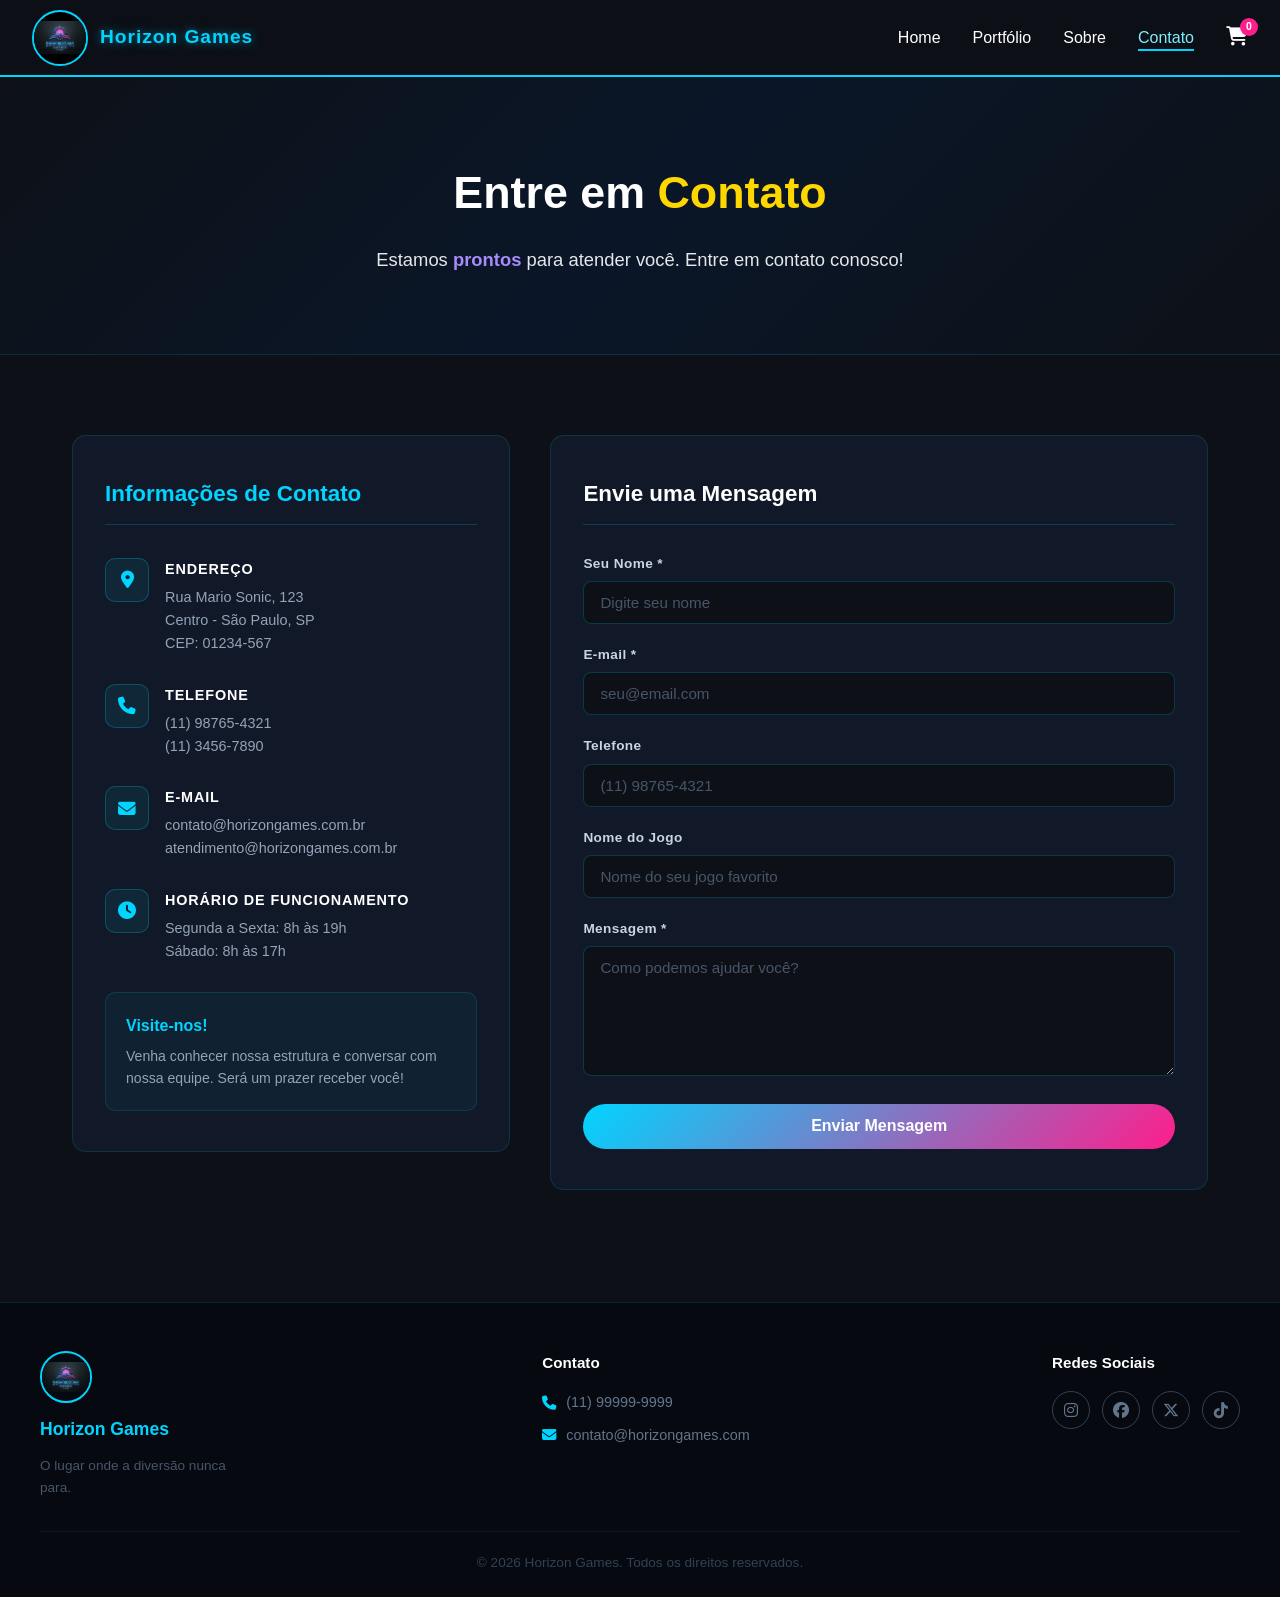
<file: src/pages/contato.html>
<!DOCTYPE html>
<html lang="pt-BR">
<head>
    <meta charset="UTF-8">
    <meta name="viewport" content="width=device-width, initial-scale=1.0">
    <title>Horizon Games | Contato</title>

    <link rel="stylesheet" href="../css/base.css">
    <link rel="stylesheet" href="../css/home.css">
    <link rel="stylesheet" href="../css/contato.css">
    <link rel="stylesheet" href="../css/carrinho.css">
    <link rel="stylesheet" href="../css/footer.css">
    <link rel="stylesheet" href="https://cdnjs.cloudflare.com/ajax/libs/font-awesome/6.5.0/css/all.min.css">
</head>

<body>

    <header>
        <div class="logo-wrapper">
            <img src="../assets/Horizon Games.png" alt="Logo Horizon Games" id="logo">
            <span class="logo-texto">Horizon Games</span>
        </div>
        <div class="nav-direita">
            <div id="menu-hamburguer"><span></span><span></span><span></span></div>
            <nav>
                <ul>
                    <li><a href="../../index.html">Home</a></li>
                    <li><a href="./portifolio.html">Portfólio</a></li>
                    <li><a href="./sobre.html">Sobre</a></li>
                    <li><a href="#" class="ativo">Contato</a></li>
                            <li>
                                <a href="#" id="btn-abrir-carrinho" class="carrinho-icone">
                                    <i class="fa-solid fa-cart-shopping"></i>
                                    <span id="carrinho-contador">0</span>
                                </a>
                            </li>
                </ul>
            </nav>

        </div>
    </header>

    <section id="hero-contato">
        <h1>Entre em <span class="destaque-amarelo">Contato</span></h1>
        <p>Estamos <span class="destaque-roxo">prontos</span> para atender você. Entre em contato conosco!</p>
    </section>

    <main>
        <div id="container">

            <div class="contato-grid">

                <div class="contato-info">
                    <h3>Informações de Contato</h3>

                    <div class="info-item">
                        <div class="info-icon">
                            <i class="fa-solid fa-location-dot"></i>
                        </div>
                        <div>
                            <h4>Endereço</h4>
                            <p>Rua Mario Sonic, 123<br>Centro - São Paulo, SP<br>CEP: 01234-567</p>
                        </div>
                    </div>

                    <div class="info-item">
                        <div class="info-icon">
                            <i class="fa-solid fa-phone"></i>
                        </div>
                        <div>
                            <h4>Telefone</h4>
                            <p>(11) 98765-4321<br>(11) 3456-7890</p>
                        </div>
                    </div>

                    <div class="info-item">
                        <div class="info-icon">
                            <i class="fa-solid fa-envelope"></i>
                        </div>
                        <div>
                            <h4>E-mail</h4>
                            <p>contato@horizongames.com.br<br>atendimento@horizongames.com.br</p>
                        </div>
                    </div>

                    <div class="info-item">
                        <div class="info-icon">
                            <i class="fa-solid fa-clock"></i>
                        </div>
                        <div>
                            <h4>Horário de Funcionamento</h4>
                            <p>Segunda a Sexta: 8h às 19h<br>Sábado: 8h às 17h</p>
                        </div>
                    </div>

                    <div class="contato-extra">
                        <h4>Visite-nos!</h4>
                        <p>Venha conhecer nossa estrutura e conversar com nossa equipe. Será um prazer receber você!</p>
                    </div>
                </div>

                <div class="contato-form-container">
                    <h3>Envie uma Mensagem</h3>
                    <form id="form-contato" onsubmit="enviarFormulario(event)">
                        <div class="form-group">
                            <label for="nome">Seu Nome *</label>
                            <input type="text" id="nome" name="nome" placeholder="Digite seu nome" required>
                        </div>
                        <div class="form-group">
                            <label for="email">E-mail *</label>
                            <input type="email" id="email" name="email" placeholder="seu@email.com" required>
                        </div>
                        <div class="form-group">
                            <label for="telefone">Telefone</label>
                            <input type="tel" id="telefone" name="telefone" placeholder="(11) 98765-4321">
                        </div>
                        <div class="form-group">
                            <label for="jogo">Nome do Jogo</label>
                            <input type="text" id="jogo" name="jogo" placeholder="Nome do seu jogo favorito">
                        </div>
                        <div class="form-group">
                            <label for="mensagem">Mensagem *</label>
                            <textarea id="mensagem" name="mensagem" placeholder="Como podemos ajudar você?" required></textarea>
                        </div>
                        <button type="submit" class="btn-enviar">Enviar Mensagem</button>
                    </form>
                    <div class="mensagem-sucesso" id="mensagem-sucesso">
                        ✓ Mensagem enviada com sucesso! Entraremos em contato em breve.
                    </div>
                </div>

            </div>
        </div>
    </main>

    <footer>
        <div class="footer-container">

            <div class="footer-bloco">
                <img src="../assets/Horizon Games.png" alt="Logo" class="footer-logo">
                <span class="footer-nome">Horizon Games</span>
                <p class="footer-desc">O lugar onde a diversão nunca para.</p>
            </div>

            <div class="footer-bloco">
                <h4>Contato</h4>
                <ul class="footer-lista">
                    <li><i class="fa-solid fa-phone"></i> (11) 99999-9999</li>
                    <li><i class="fa-solid fa-envelope"></i> contato@horizongames.com</li>
                </ul>
            </div>

            <div class="footer-bloco">
                <h4>Redes Sociais</h4>
                <div class="footer-redes">
                    <a href="#" title="Instagram"><i class="fa-brands fa-instagram"></i></a>
                    <a href="#" title="Facebook"><i class="fa-brands fa-facebook"></i></a>
                    <a href="#" title="X"><i class="fa-brands fa-x-twitter"></i></a>
                    <a href="#" title="TikTok"><i class="fa-brands fa-tiktok"></i></a>
                </div>
            </div>

        </div>
        <div class="footer-copy">
            <p>&copy; 2026 Horizon Games. Todos os direitos reservados.</p>
        </div>
    </footer>

    <div id="carr-overlay"></div>
    <aside id="carr-painel">
        <div class="carr-cabecalho">
            <h2><i class="fa-solid fa-cart-shopping"></i> Carrinho</h2>
            <button id="carr-fechar"><i class="fa-solid fa-xmark"></i></button>
        </div>
        <div id="carr-itens"></div>
        <div id="carr-footer">
            <div class="carr-total-linha">
                <span>Total</span>
                <span id="carr-total"></span>
            </div>
            <button class="btn-finalizar" onclick="finalizarCompra()">Finalizar Compra</button>
            <button class="btn-limpar" onclick="limparCarrinho()">Limpar carrinho</button>
        </div>
    </aside>

    <script src="../js/script.js"></script>
    <script>
        function enviarFormulario(event) {
            event.preventDefault();
            document.getElementById('form-contato').style.display = 'none';
            document.getElementById('mensagem-sucesso').style.display = 'block';
        }
    </script>
</body>
</html>
</file>
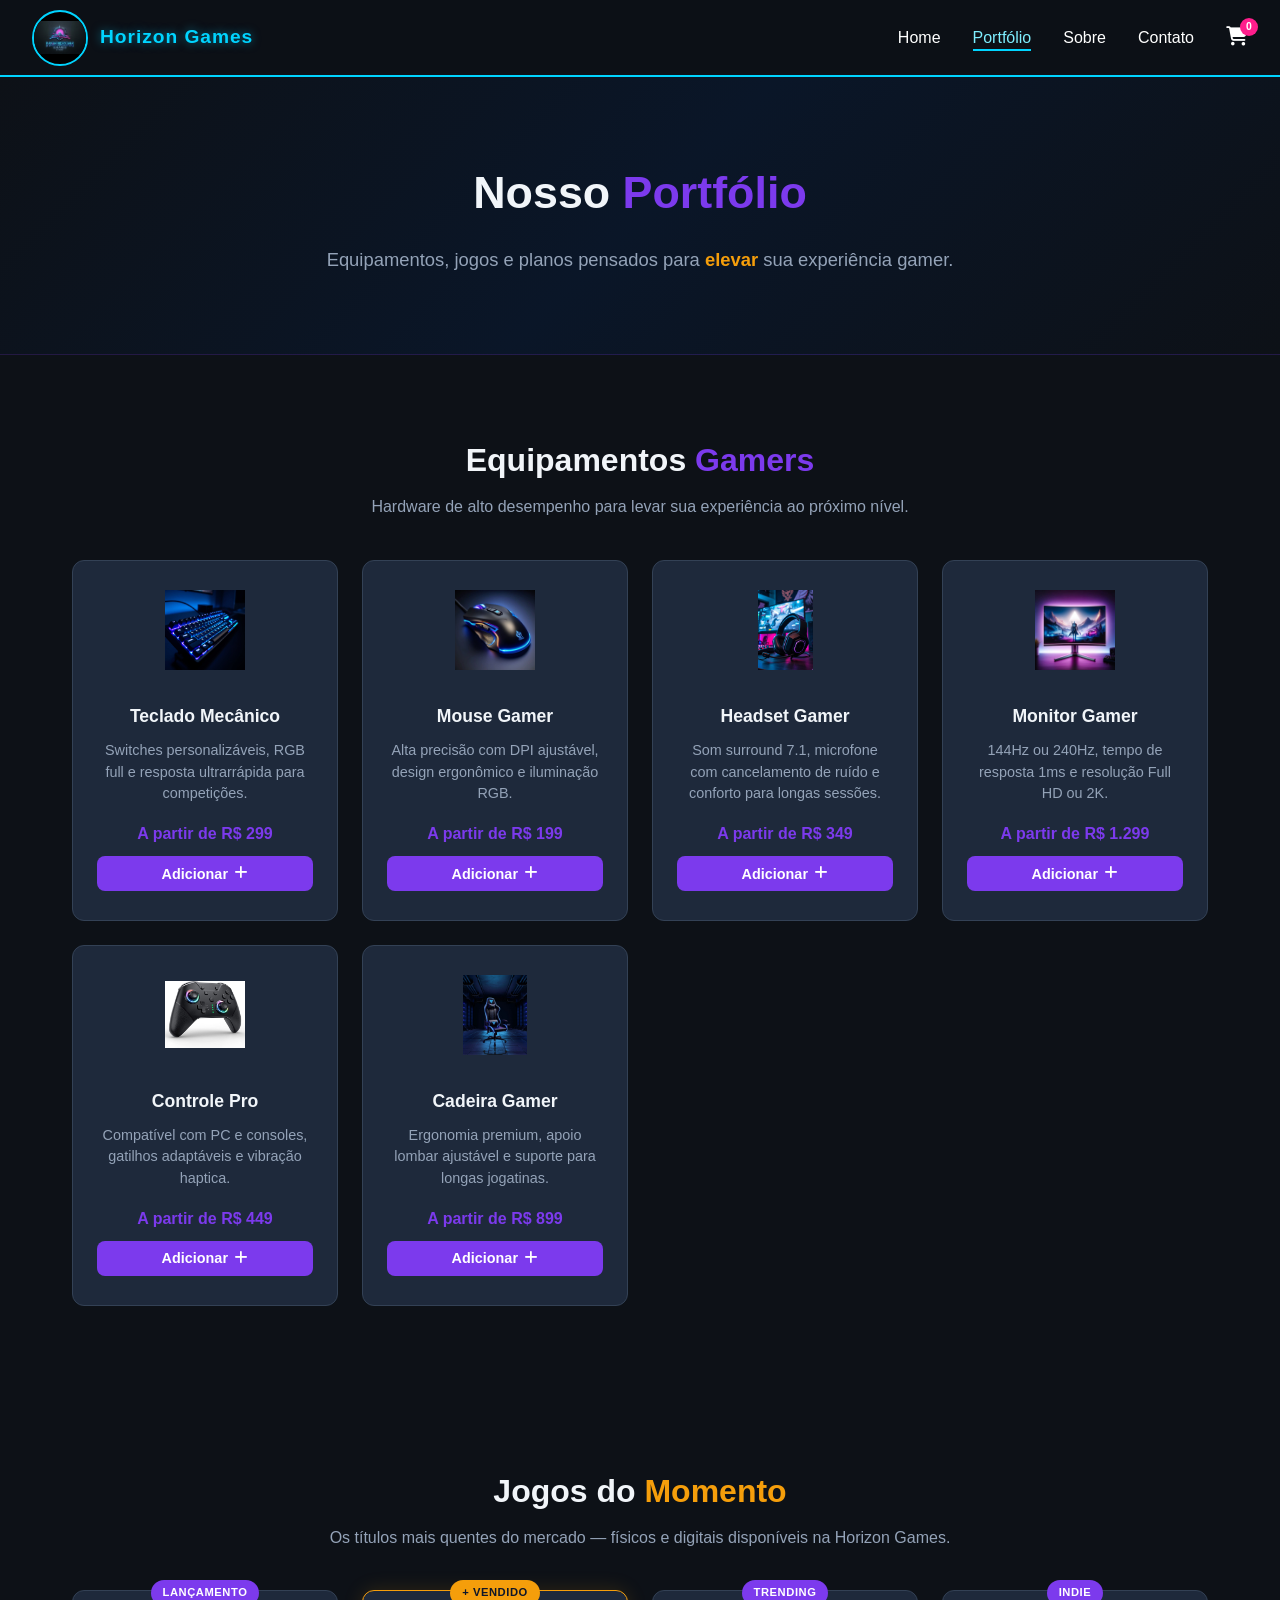
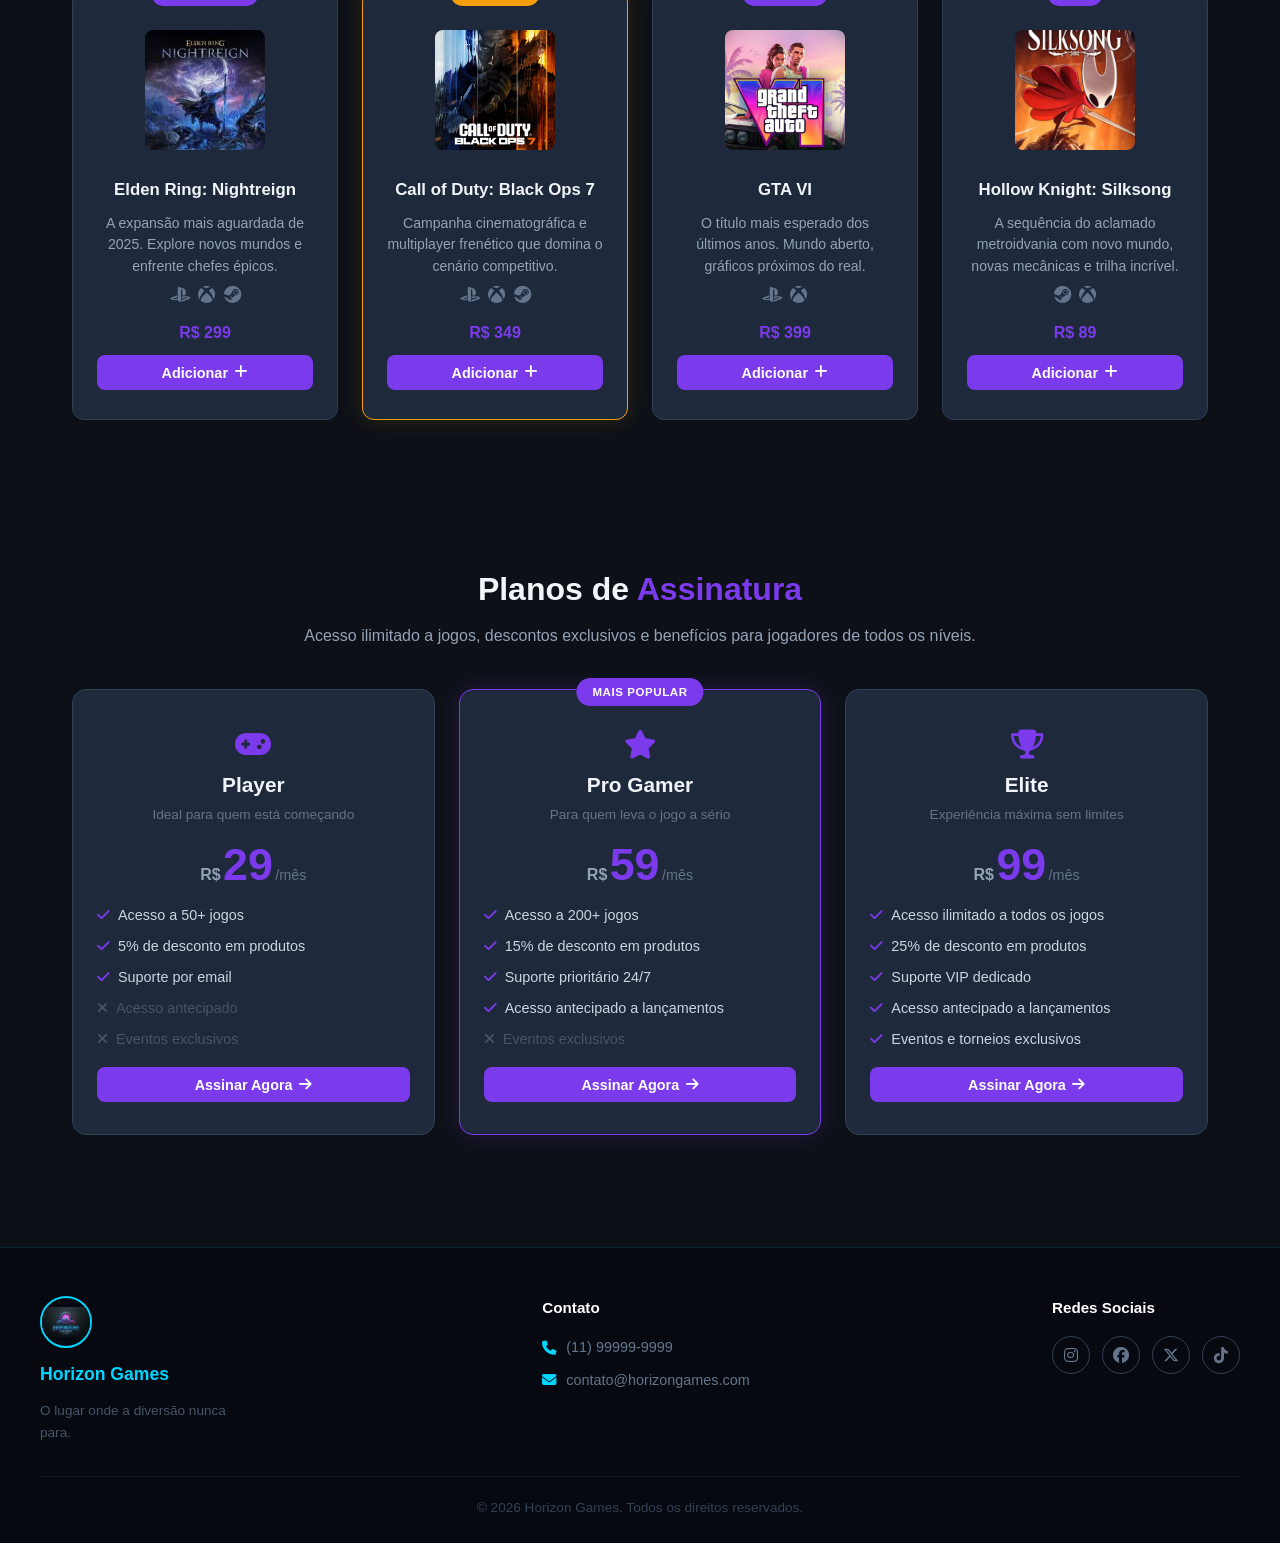
<file: src/pages/portifolio.html>
<!DOCTYPE html>
<html lang="pt-BR">
<head>
    <meta charset="UTF-8">
    <meta name="viewport" content="width=device-width, initial-scale=1.0">
    <title>Horizon Games | Portfólio</title>

    <link rel="stylesheet" href="https://cdnjs.cloudflare.com/ajax/libs/font-awesome/6.5.0/css/all.min.css">
    <link rel="stylesheet" href="../css/base.css">
    <link rel="stylesheet" href="../css/home.css">
    <link rel="stylesheet" href="../css/portifolio.css">
    <link rel="stylesheet" href="../css/carrinho.css">
    <link rel="stylesheet" href="../css/footer.css">
</head>

<body>

    <header>
        <div class="logo-wrapper">
            <img src="../assets/Horizon Games.png" alt="Logo Horizon Games" id="logo">
            <span class="logo-texto">Horizon Games</span>
        </div>
        <div class="nav-direita">
            <div id="menu-hamburguer"><span></span><span></span><span></span></div>
            <nav>
                <ul>
                    <li><a href="../../index.html">Home</a></li>
                    <li><a href="#" class="ativo">Portfólio</a></li>
                    <li><a href="./sobre.html">Sobre</a></li>
                    <li><a href="./contato.html">Contato</a></li>
                    <li>
                        <a href="#" id="btn-abrir-carrinho" class="carrinho-icone">
                            <i class="fa-solid fa-cart-shopping"></i>
                            <span id="carrinho-contador">0</span>
                        </a>
                    </li>
                </ul>
            </nav>
        </div>
    </header>

    <section id="hero-portifolio">
        <h1>Nosso <span class="destaque-roxo">Portfólio</span></h1>
        <p>Equipamentos, jogos e planos pensados para <span class="destaque-amarelo">elevar</span> sua experiência gamer.</p>
    </section>

    <main>
        <div id="container">

            <!-- EQUIPAMENTOS GAMERS -->
            <section>
                <h2 class="titulo-secao">Equipamentos <span class="destaque-roxo">Gamers</span></h2>
                <p class="subtitulo-secao">Hardware de alto desempenho para levar sua experiência ao próximo nível.</p>

                <div class="produtos-grid">

                    <div class="produto-card">
                        <div class="produto-icon">
                            <img src="../assets/teclado.png" alt="Teclado Mecânico Gamer">
                        </div>
                        <h3>Teclado Mecânico</h3>
                        <p>Switches personalizáveis, RGB full e resposta ultrarrápida para competições.</p>
                        <span class="produto-preco">A partir de R$ 299</span>
                        <button class="btn-add-carrinho" onclick="adicionarAoCarrinho('eq1', 'Teclado Mecânico Gamer', 299.00)">
                            Adicionar <i class="fa-solid fa-plus"></i>
                        </button>
                    </div>

                    <div class="produto-card">
                        <div class="produto-icon">
                            <img src="../assets/mouse.png" alt="Mouse Gamer">
                        </div>
                        <h3>Mouse Gamer</h3>
                        <p>Alta precisão com DPI ajustável, design ergonômico e iluminação RGB.</p>
                        <span class="produto-preco">A partir de R$ 199</span>
                        <button class="btn-add-carrinho" onclick="adicionarAoCarrinho('eq2', 'Mouse Gamer', 199.00)">
                            Adicionar <i class="fa-solid fa-plus"></i>
                        </button>
                    </div>

                    <div class="produto-card">
                        <div class="produto-icon">
                            <img src="../assets/headset.png" alt="Headset Gamer">
                        </div>
                        <h3>Headset Gamer</h3>
                        <p>Som surround 7.1, microfone com cancelamento de ruído e conforto para longas sessões.</p>
                        <span class="produto-preco">A partir de R$ 349</span>
                        <button class="btn-add-carrinho" onclick="adicionarAoCarrinho('eq3', 'Headset Gamer', 349.00)">
                            Adicionar <i class="fa-solid fa-plus"></i>
                        </button>
                    </div>

                    <div class="produto-card">
                        <div class="produto-icon">
                            <img src="../assets/monitor.png" alt="Monitor Gamer">
                        </div>
                        <h3>Monitor Gamer</h3>
                        <p>144Hz ou 240Hz, tempo de resposta 1ms e resolução Full HD ou 2K.</p>
                        <span class="produto-preco">A partir de R$ 1.299</span>
                        <button class="btn-add-carrinho" onclick="adicionarAoCarrinho('eq4', 'Monitor Gamer', 1299.00)">
                            Adicionar <i class="fa-solid fa-plus"></i>
                        </button>
                    </div>

                    <div class="produto-card">
                        <div class="produto-icon">
                            <img src="../assets/controle.png" alt="Controle Pro">
                        </div>
                        <h3>Controle Pro</h3>
                        <p>Compatível com PC e consoles, gatilhos adaptáveis e vibração haptica.</p>
                        <span class="produto-preco">A partir de R$ 449</span>
                        <button class="btn-add-carrinho" onclick="adicionarAoCarrinho('eq5', 'Controle Pro', 449.00)">
                            Adicionar <i class="fa-solid fa-plus"></i>
                        </button>
                    </div>

                    <div class="produto-card">
                        <div class="produto-icon">
                            <img src="../assets/cadeira.png" alt="Cadeira Gamer">
                        </div>
                        <h3>Cadeira Gamer</h3>
                        <p>Ergonomia premium, apoio lombar ajustável e suporte para longas jogatinas.</p>
                        <span class="produto-preco">A partir de R$ 899</span>
                        <button class="btn-add-carrinho" onclick="adicionarAoCarrinho('eq6', 'Cadeira Gamer', 899.00)">
                            Adicionar <i class="fa-solid fa-plus"></i>
                        </button>
                    </div>

                </div>
            </section>

            <!-- JOGOS DO MOMENTO -->
            <section class="jogos-section">
                <h2 class="titulo-secao">Jogos do <span class="destaque-amarelo">Momento</span></h2>
                <p class="subtitulo-secao">Os títulos mais quentes do mercado — físicos e digitais disponíveis na Horizon Games.</p>

                <div class="jogos-grid">

                    <div class="jogo-card">
                        <div class="jogo-badge">Lançamento</div>
                        <div class="jogo-icon">
                            <img src="../assets/ERN.png" alt="Elden Ring: Nightreign">
                        </div>
                        <h3>Elden Ring: Nightreign</h3>
                        <p>A expansão mais aguardada de 2025. Explore novos mundos e enfrente chefes épicos.</p>
                        <span class="jogo-plataforma"><i class="fa-brands fa-playstation"></i> <i class="fa-brands fa-xbox"></i> <i class="fa-brands fa-steam"></i></span>
                        <span class="produto-preco">R$ 299</span>
                        <button class="btn-add-carrinho" onclick="adicionarAoCarrinho('jg1', 'Elden Ring: Nightreign', 299.00)">
                            Adicionar <i class="fa-solid fa-plus"></i>
                        </button>
                    </div>

                    <div class="jogo-card jogo-destaque">
                        <div class="jogo-badge badge-hot">+ Vendido</div>
                        <div class="jogo-icon">
                            <img src="../assets/COD.png" alt="Call of Duty: Black Ops 7">
                        </div>
                        <h3>Call of Duty: Black Ops 7</h3>
                        <p>Campanha cinematográfica e multiplayer frenético que domina o cenário competitivo.</p>
                        <span class="jogo-plataforma"><i class="fa-brands fa-playstation"></i> <i class="fa-brands fa-xbox"></i> <i class="fa-brands fa-steam"></i></span>
                        <span class="produto-preco">R$ 349</span>
                        <button class="btn-add-carrinho" onclick="adicionarAoCarrinho('jg2', 'Call of Duty: Black Ops 7', 349.00)">
                            Adicionar <i class="fa-solid fa-plus"></i>
                        </button>
                    </div>

                    <div class="jogo-card">
                        <div class="jogo-badge">Trending</div>
                        <div class="jogo-icon">
                            <img src="../assets/gta6.png" alt="GTA VI">
                        </div>
                        <h3>GTA VI</h3>
                        <p>O título mais esperado dos últimos anos. Mundo aberto, gráficos próximos do real.</p>
                        <span class="jogo-plataforma"><i class="fa-brands fa-playstation"></i> <i class="fa-brands fa-xbox"></i></span>
                        <span class="produto-preco">R$ 399</span>
                        <button class="btn-add-carrinho" onclick="adicionarAoCarrinho('jg3', 'GTA VI', 399.00)">
                            Adicionar <i class="fa-solid fa-plus"></i>
                        </button>
                    </div>

                    <div class="jogo-card">
                        <div class="jogo-badge">Indie</div>
                        <div class="jogo-icon">
                            <img src="../assets/Hollow Night.png" alt="Hollow Knight: Silksong">
                        </div>
                        <h3>Hollow Knight: Silksong</h3>
                        <p>A sequência do aclamado metroidvania com novo mundo, novas mecânicas e trilha incrível.</p>
                        <span class="jogo-plataforma"><i class="fa-brands fa-steam"></i> <i class="fa-brands fa-xbox"></i></span>
                        <span class="produto-preco">R$ 89</span>
                        <button class="btn-add-carrinho" onclick="adicionarAoCarrinho('jg4', 'Hollow Knight: Silksong', 89.00)">
                            Adicionar <i class="fa-solid fa-plus"></i>
                        </button>
                    </div>

                </div>
            </section>

            <!-- ASSINATURAS -->
            <section class="precos-section">
                <h2 class="titulo-secao">Planos de <span class="destaque-roxo">Assinatura</span></h2>
                <p class="subtitulo-secao">Acesso ilimitado a jogos, descontos exclusivos e benefícios para jogadores de todos os níveis.</p>

                <div class="precos-grid">

                    <div class="plano-card">
                        <div class="plano-header">
                            <div class="plano-icone"><i class="fa-solid fa-gamepad"></i></div>
                            <h3>Player</h3>
                            <p>Ideal para quem está começando</p>
                        </div>
                        <div class="plano-preco">
                            <span class="preco-label">R$</span>
                            <span class="preco-valor">29</span>
                            <span class="preco-periodo">/mês</span>
                        </div>
                        <ul class="plano-lista">
                            <li><i class="fa-solid fa-check"></i> Acesso a 50+ jogos</li>
                            <li><i class="fa-solid fa-check"></i> 5% de desconto em produtos</li>
                            <li><i class="fa-solid fa-check"></i> Suporte por email</li>
                            <li class="desabilitado"><i class="fa-solid fa-xmark"></i> Acesso antecipado</li>
                            <li class="desabilitado"><i class="fa-solid fa-xmark"></i> Eventos exclusivos</li>
                        </ul>
                        <button class="btn-add-carrinho" onclick="adicionarAoCarrinho('ass1', 'Assinatura Player (mensal)', 29.00)">
                            Assinar Agora <i class="fa-solid fa-arrow-right"></i>
                        </button>
                    </div>

                    <div class="plano-card plano-destaque">
                        <div class="plano-popular">Mais Popular</div>
                        <div class="plano-header">
                            <div class="plano-icone"><i class="fa-solid fa-star"></i></div>
                            <h3>Pro Gamer</h3>
                            <p>Para quem leva o jogo a sério</p>
                        </div>
                        <div class="plano-preco">
                            <span class="preco-label">R$</span>
                            <span class="preco-valor">59</span>
                            <span class="preco-periodo">/mês</span>
                        </div>
                        <ul class="plano-lista">
                            <li><i class="fa-solid fa-check"></i> Acesso a 200+ jogos</li>
                            <li><i class="fa-solid fa-check"></i> 15% de desconto em produtos</li>
                            <li><i class="fa-solid fa-check"></i> Suporte prioritário 24/7</li>
                            <li><i class="fa-solid fa-check"></i> Acesso antecipado a lançamentos</li>
                            <li class="desabilitado"><i class="fa-solid fa-xmark"></i> Eventos exclusivos</li>
                        </ul>
                        <button class="btn-add-carrinho" onclick="adicionarAoCarrinho('ass2', 'Assinatura Pro Gamer (mensal)', 59.00)">
                            Assinar Agora <i class="fa-solid fa-arrow-right"></i>
                        </button>
                    </div>

                    <div class="plano-card">
                        <div class="plano-header">
                            <div class="plano-icone"><i class="fa-solid fa-trophy"></i></div>
                            <h3>Elite</h3>
                            <p>Experiência máxima sem limites</p>
                        </div>
                        <div class="plano-preco">
                            <span class="preco-label">R$</span>
                            <span class="preco-valor">99</span>
                            <span class="preco-periodo">/mês</span>
                        </div>
                        <ul class="plano-lista">
                            <li><i class="fa-solid fa-check"></i> Acesso ilimitado a todos os jogos</li>
                            <li><i class="fa-solid fa-check"></i> 25% de desconto em produtos</li>
                            <li><i class="fa-solid fa-check"></i> Suporte VIP dedicado</li>
                            <li><i class="fa-solid fa-check"></i> Acesso antecipado a lançamentos</li>
                            <li><i class="fa-solid fa-check"></i> Eventos e torneios exclusivos</li>
                        </ul>
                        <button class="btn-add-carrinho" onclick="adicionarAoCarrinho('ass3', 'Assinatura Elite (mensal)', 99.00)">
                            Assinar Agora <i class="fa-solid fa-arrow-right"></i>
                        </button>
                    </div>

                </div>
            </section>

        </div>
    </main>

    <footer>
        <div class="footer-container">

            <div class="footer-bloco">
                <img src="../assets/Horizon Games.png" alt="Logo" class="footer-logo">
                <span class="footer-nome">Horizon Games</span>
                <p class="footer-desc">O lugar onde a diversão nunca para.</p>
            </div>

            <div class="footer-bloco">
                <h4>Contato</h4>
                <ul class="footer-lista">
                    <li><i class="fa-solid fa-phone"></i> (11) 99999-9999</li>
                    <li><i class="fa-solid fa-envelope"></i> contato@horizongames.com</li>
                </ul>
            </div>

            <div class="footer-bloco">
                <h4>Redes Sociais</h4>
                <div class="footer-redes">
                    <a href="#" title="Instagram"><i class="fa-brands fa-instagram"></i></a>
                    <a href="#" title="Facebook"><i class="fa-brands fa-facebook"></i></a>
                    <a href="#" title="X"><i class="fa-brands fa-x-twitter"></i></a>
                    <a href="#" title="TikTok"><i class="fa-brands fa-tiktok"></i></a>
                </div>
            </div>

        </div>
        <div class="footer-copy">
            <p>&copy; 2026 Horizon Games. Todos os direitos reservados.</p>
        </div>
    </footer>

    <div id="carr-overlay"></div>
    <aside id="carr-painel">
        <div class="carr-cabecalho">
            <h2><i class="fa-solid fa-cart-shopping"></i> Carrinho</h2>
            <button id="carr-fechar"><i class="fa-solid fa-xmark"></i></button>
        </div>
        <div id="carr-itens"></div>
        <div id="carr-footer">
            <div class="carr-total-linha">
                <span>Total</span>
                <span id="carr-total"></span>
            </div>
            <button class="btn-finalizar" onclick="finalizarCompra()">Finalizar Compra</button>
            <button class="btn-limpar" onclick="limparCarrinho()">Limpar carrinho</button>
        </div>
    </aside>

    <script src="../js/script.js"></script>
</body>
</html>
</file>
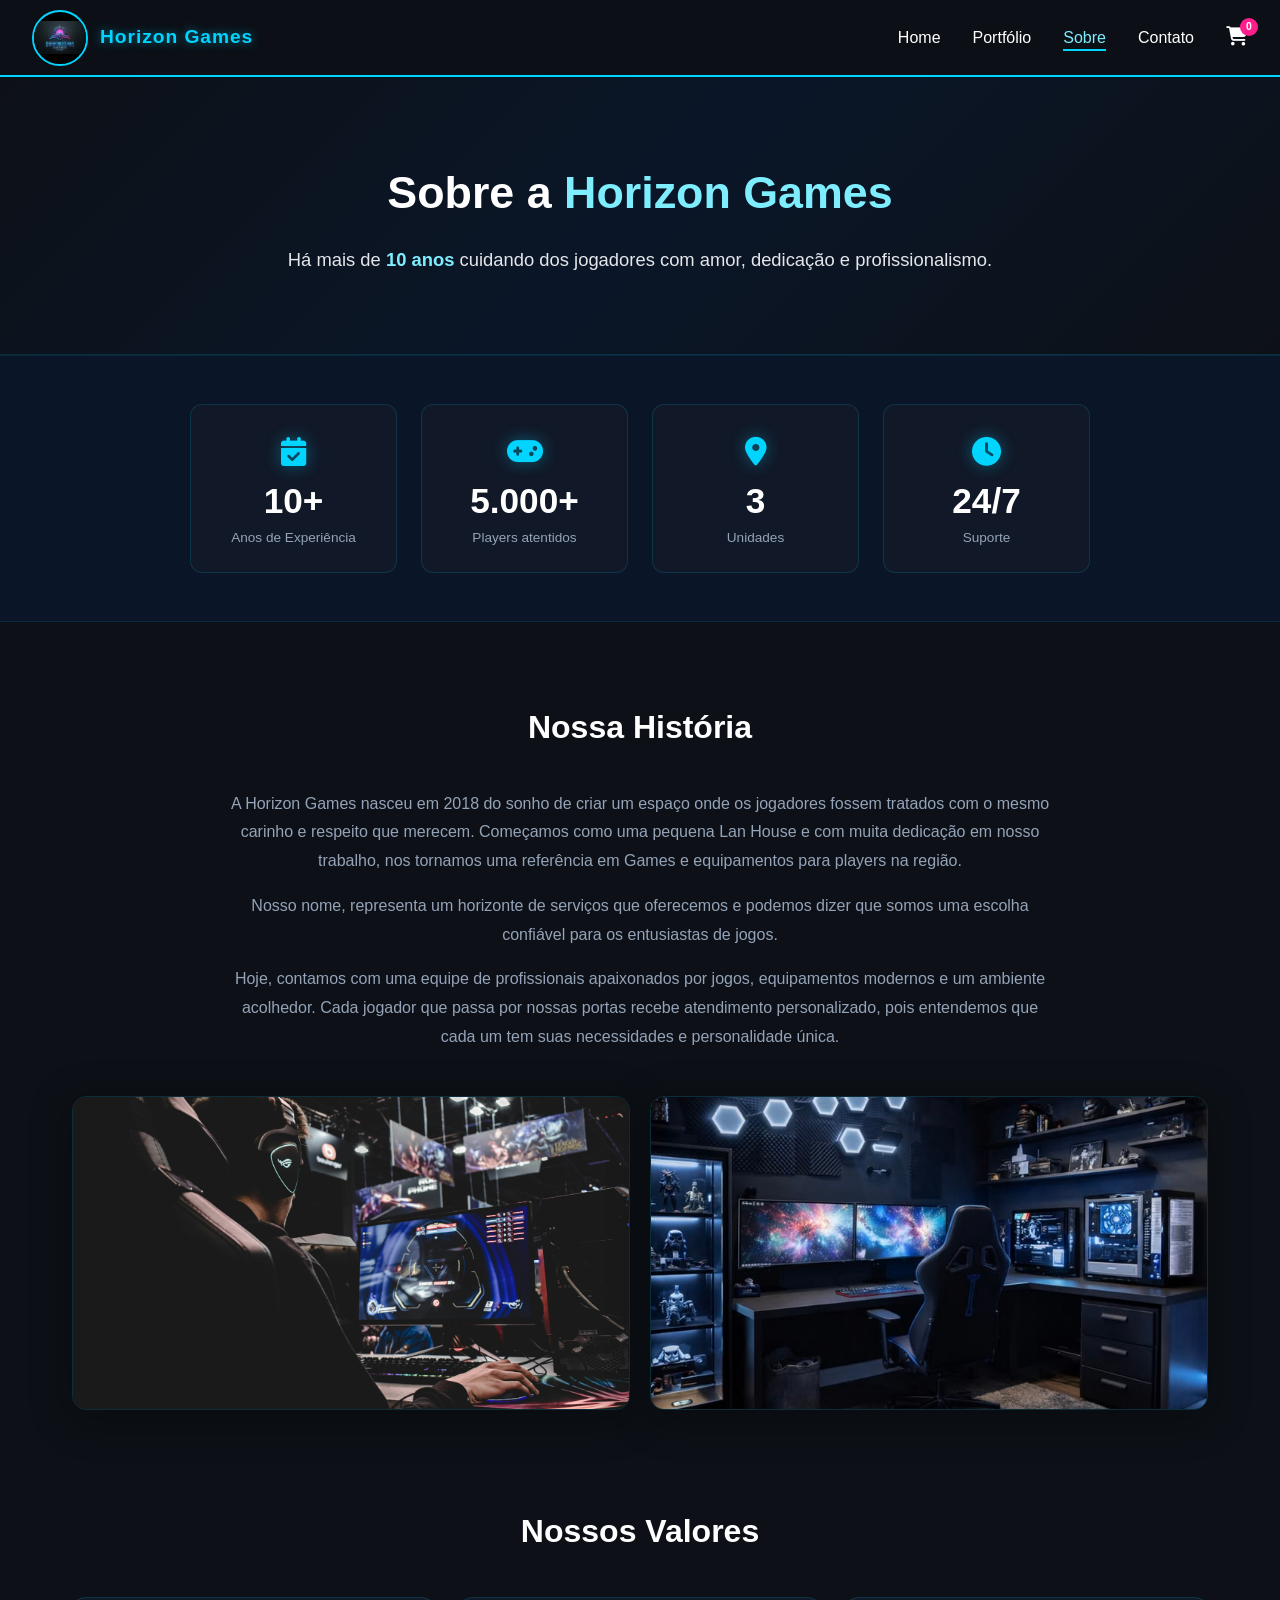
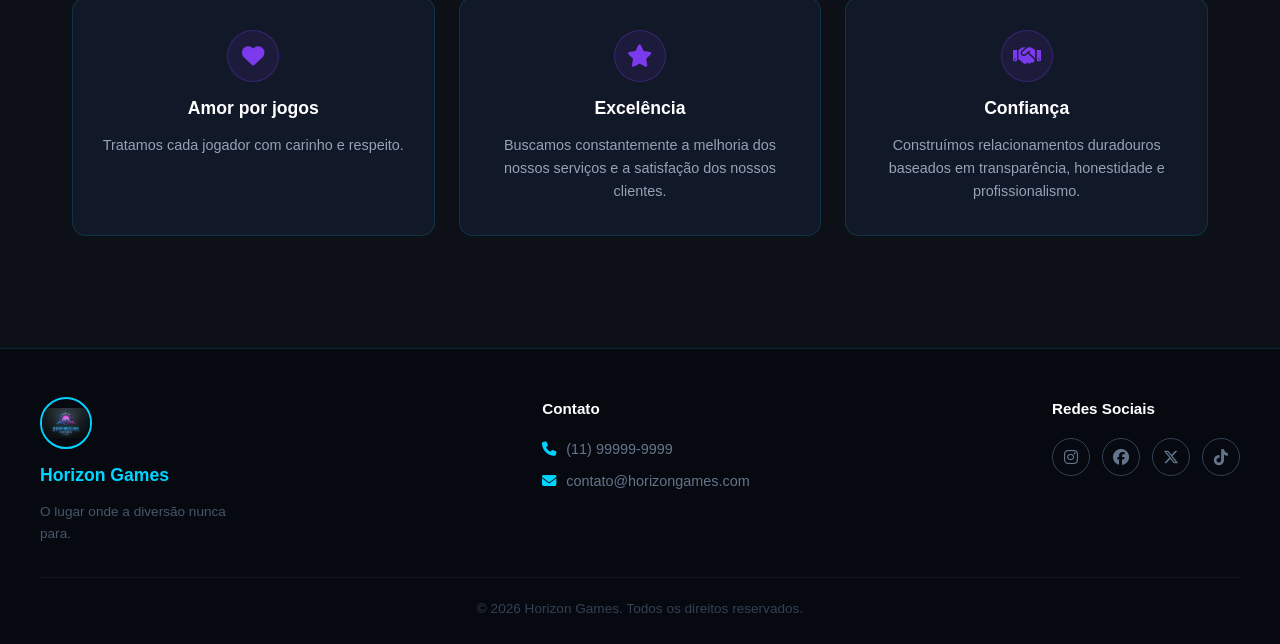
<file: src/pages/sobre.html>
<!DOCTYPE html>
<html lang="pt-BR">
<head>
    <meta charset="UTF-8">
    <meta name="viewport" content="width=device-width, initial-scale=1.0">
    <title>Horizon Games | Sobre</title>

    <link rel="stylesheet" href="https://cdnjs.cloudflare.com/ajax/libs/font-awesome/6.5.0/css/all.min.css">
    <link rel="stylesheet" href="../css/base.css">
    <link rel="stylesheet" href="../css/home.css">
    <link rel="stylesheet" href="../css/sobre.css">
    <link rel="stylesheet" href="../css/carrinho.css">
    <link rel="stylesheet" href="../css/footer.css">
</head>

<body>

    <header>
        <div class="logo-wrapper">
            <img src="../assets/Horizon Games.png" alt="Logo Horizon Games" id="logo">
            <span class="logo-texto">Horizon Games</span>
        </div>
        <div class="nav-direita">
            <div id="menu-hamburguer"><span></span><span></span><span></span></div>
            <nav>
                <ul>
                    <li><a href="../../index.html">Home</a></li>
                    <li><a href="./portifolio.html">Portfólio</a></li>
                    <li><a href="#" class="ativo">Sobre</a></li>
                    <li><a href="./contato.html">Contato</a></li>
                            <li>
                                <a href="#" id="btn-abrir-carrinho" class="carrinho-icone">
                                    <i class="fa-solid fa-cart-shopping"></i>
                                    <span id="carrinho-contador">0</span>
                                </a>
                            </li>
                </ul>
            </nav>

        </div>
    </header>

    <section id="hero-sobre">
        <h1>Sobre a <span class="destaque-azul">Horizon Games</span></h1>
        <p>Há mais de <span class="destaque-azul">10 anos</span> cuidando dos jogadores com amor, dedicação e profissionalismo.</p>
    </section>

    <section class="stats-section">
        <div class="stats-grid">
            
            <div class="stat-card">
                <div class="stat-icon">
                    <i class="fa-solid fa-calendar-check"></i>
                </div>
                <span class="stat-numero">10+</span>
                <span class="stat-label">Anos de Experiência</span>
            </div>
            
            <div class="stat-card">
                <div class="stat-icon">
                    <i class="fa-solid fa-gamepad"></i>
                </div>
                <span class="stat-numero">5.000+</span>
                <span class="stat-label">Players atentidos</span>
            </div>
            
            <div class="stat-card">
                <div class="stat-icon">
                    <i class="fa-solid fa-location-dot"></i>
                </div>
                <span class="stat-numero">3</span>
                <span class="stat-label">Unidades</span>
            </div>
            
            <div class="stat-card">
                <div class="stat-icon">
                    <i class="fa-solid fa-clock"></i>
                </div>
                <span class="stat-numero">24/7</span>
                <span class="stat-label">Suporte</span>
            </div>

        </div>
    </section>

    <main>
        <div id="container">

            <section class="sobre-section">
                <h2 class="titulo-secao">Nossa História</h2>
                <div class="sobre-texto">
                    <p>A Horizon Games nasceu em 2018 do sonho de criar um espaço onde os jogadores fossem tratados com o mesmo carinho e respeito que merecem. Começamos como uma pequena Lan House e com muita dedicação em nosso trabalho, nos tornamos uma referência em Games e equipamentos para players na região.</p>
                    <p> Nosso nome, representa um horizonte de serviços que oferecemos e podemos dizer que somos uma escolha confiável para os entusiastas de jogos.</p>
                    <p>Hoje, contamos com uma equipe de profissionais apaixonados por jogos, equipamentos modernos e um ambiente acolhedor. Cada jogador que passa por nossas portas recebe atendimento personalizado, pois entendemos que cada um tem suas necessidades e personalidade única.</p>
                </div>
                <div class="sobre-imagens">
                    <img src="../assets/Gameplay.png" alt="Gameplay Horizon Games" class="sobre-imagem">
                    <img src="../assets/setup.png" alt="Setup Horizon Games" class="sobre-imagem">
                </div>
            </section>

            <section class="valores-section">
                <h2 class="titulo-secao">Nossos Valores</h2>
                <div class="valores-grid">
                    
                    <div class="valor-card-novo">
                        <span class="valor-icon">
                            <i class="fa-solid fa-heart" style="color: #7c3aed;"></i>
                        </span>
                        <h3>Amor por jogos</h3>
                        <p>Tratamos cada jogador com carinho e respeito.</p>
                    </div>
                    
                    <div class="valor-card-novo">
                        <span class="valor-icon">
                            <i class="fa-solid fa-star" style="color: #7c3aed;"></i>
                        </span>
                        <h3>Excelência</h3>
                        <p>Buscamos constantemente a melhoria dos nossos serviços e a satisfação dos nossos clientes.</p>
                    </div>
                    
                    <div class="valor-card-novo">
                        <span class="valor-icon">
                            <i class="fa-solid fa-handshake" style="color: #7c3aed;"></i>
                        </span>
                        <h3>Confiança</h3>
                        <p>Construímos relacionamentos duradouros baseados em transparência, honestidade e profissionalismo.</p>
                    </div>

                </div>
            </section>

        </div>
    </main>

    <footer>
        <div class="footer-container">

            <div class="footer-bloco">
                <img src="../assets/Horizon Games.png" alt="Logo" class="footer-logo">
                <span class="footer-nome">Horizon Games</span>
                <p class="footer-desc">O lugar onde a diversão nunca para.</p>
            </div>

            <div class="footer-bloco">
                <h4>Contato</h4>
                <ul class="footer-lista">
                    <li><i class="fa-solid fa-phone"></i> (11) 99999-9999</li>
                    <li><i class="fa-solid fa-envelope"></i> contato@horizongames.com</li>
                </ul>
            </div>

            <div class="footer-bloco">
                <h4>Redes Sociais</h4>
                <div class="footer-redes">
                    <a href="#" title="Instagram"><i class="fa-brands fa-instagram"></i></a>
                    <a href="#" title="Facebook"><i class="fa-brands fa-facebook"></i></a>
                    <a href="#" title="X"><i class="fa-brands fa-x-twitter"></i></a>
                    <a href="#" title="TikTok"><i class="fa-brands fa-tiktok"></i></a>
                </div>
            </div>

        </div>
        <div class="footer-copy">
            <p>&copy; 2026 Horizon Games. Todos os direitos reservados.</p>
        </div>
    </footer>

    <div id="carr-overlay"></div>
    <aside id="carr-painel">
        <div class="carr-cabecalho">
            <h2><i class="fa-solid fa-cart-shopping"></i> Carrinho</h2>
            <button id="carr-fechar"><i class="fa-solid fa-xmark"></i></button>
        </div>
        <div id="carr-itens"></div>
        <div id="carr-footer">
            <div class="carr-total-linha">
                <span>Total</span>
                <span id="carr-total"></span>
            </div>
            <button class="btn-finalizar" onclick="finalizarCompra()">Finalizar Compra</button>
            <button class="btn-limpar" onclick="limparCarrinho()">Limpar carrinho</button>
        </div>
    </aside>

    <script src="../js/script.js"></script>
</body>
</html>
</file>
<file: src/css/base.css>
* {
    margin: 0;
    padding: 0;
    box-sizing: border-box;
}

:root {
    --cyan-main: #00D4FF;
    --cyan-light: #7EEEFF;
    --cyan-dark: #0099BB;
    --gray-light: #E5E7EB;
    --gray-dark: #0D1117;
    --black: #000000;
    --white: #FFFFFF;
    --accent: #FF1E8C;
}

html {
    scroll-behavior: smooth;
}

body {
    font-family: 'Segoe UI', Tahoma, Geneva, Verdana, sans-serif;
    background: var(--gray-dark);
    color: var(--white);
    line-height: 1.6;
}

/* SPLASH SCREEN */
.splash-screen {
    position: fixed;
    top: 0;
    left: 0;
    width: 100%;
    height: 100%;
    background: var(--black);
    display: flex;
    justify-content: center;
    align-items: center;
    z-index: 9999;
    animation: fadeOut 0.5s ease-in 2.5s forwards;
}

.splash-content {
    text-align: center;
}

.splash-logo {
    width: 260px;
    height: 260px;
    object-fit: contain;
    border-radius: 50%;
    animation: scaleIn 0.8s ease-out;
    margin-bottom: 20px;
}

.splash-tagline {
    font-size: 1.2rem;
    color: var(--cyan-light);
    animation: slideUp 0.8s ease-out 0.8s both;
}

@keyframes scaleIn {
    from { transform: scale(0); opacity: 0; }
    to   { transform: scale(1); opacity: 1; }
}

@keyframes slideUp {
    from { transform: translateY(30px); opacity: 0; }
    to   { transform: translateY(0); opacity: 1; }
}

@keyframes fadeOut {
    to { opacity: 0; visibility: hidden; }
}

/* NAVEGAÇÃO */
.navbar {
    background: rgba(13, 17, 23, 0.95);
    backdrop-filter: blur(10px);
    position: sticky;
    top: 0;
    z-index: 100;
    border-bottom: 2px solid var(--cyan-main);
}

.nav-container {
    max-width: 1200px;
    margin: 0 auto;
    padding: 0.6rem 2rem;
    display: flex;
    justify-content: space-between;
    align-items: center;
}

/* LOGO */
.logo-nav {
    display: flex;
    align-items: center;
    text-decoration: none;
    flex-shrink: 0;
}

.logo-img {
    width: 56px;
    height: 56px;
    object-fit: contain;
    border-radius: 50%;
    border: 2px solid var(--cyan-main);
    background: var(--black);
    transition: border-color 0.3s, transform 0.3s;
    display: block;
}

.logo-img:hover {
    border-color: var(--accent);
    transform: scale(1.08);
}

/* NAV MENU */
.nav-menu {
    display: flex;
    list-style: none;
    gap: 2rem;
}

.nav-link {
    color: var(--white);
    text-decoration: none;
    font-weight: 500;
    transition: all 0.3s;
    position: relative;
}

.nav-link::after {
    content: '';
    position: absolute;
    bottom: -5px;
    left: 0;
    width: 0;
    height: 2px;
    background: var(--cyan-main);
    transition: width 0.3s;
}

.nav-link:hover::after,
.nav-link.active::after {
    width: 100%;
}

.nav-link:hover,
.nav-link.active {
    color: var(--cyan-light);
}

.menu-toggle {
    display: none;
    flex-direction: column;
    background: none;
    border: none;
    cursor: pointer;
    gap: 5px;
}

.menu-toggle span {
    width: 25px;
    height: 3px;
    background: var(--cyan-main);
    border-radius: 2px;
    transition: 0.3s;
}
</file>
<file: src/css/home.css>
/* ===== HEADER ===== */
header {
    background: rgba(13, 17, 23, 0.95);
    backdrop-filter: blur(10px);
    position: sticky;
    top: 0;
    z-index: 100;
    border-bottom: 2px solid var(--cyan-main);
    padding: 0.6rem 2rem;
    display: flex;
    justify-content: space-between;
    align-items: center;
    max-width: 100%;
}

.logo-wrapper {
    display: flex;
    align-items: center;
    gap: 0.75rem;
    text-decoration: none;
    flex-shrink: 0;
}

#logo {
    width: 56px;
    height: 56px;
    object-fit: contain;
    border-radius: 50%;
    border: 2px solid var(--cyan-main);
    background: var(--black);
    transition: border-color 0.3s, transform 0.3s;
}

#logo:hover {
    border-color: var(--accent);
    transform: scale(1.08);
}

.logo-texto {
    font-size: 1.2rem;
    font-weight: 700;
    color: var(--cyan-main);
    text-shadow: 0 0 10px rgba(0, 212, 255, 0.5);
    letter-spacing: 0.05em;
}

.nav-direita {
    display: flex;
    align-items: center;
    gap: 1.5rem;
}

nav ul {
    display: flex;
    list-style: none;
    gap: 2rem;
    align-items: center;
}

nav ul li a {
    color: var(--white);
    text-decoration: none;
    font-weight: 500;
    transition: color 0.3s;
    position: relative;
}

nav ul li a::after {
    content: '';
    position: absolute;
    bottom: -5px;
    left: 0;
    width: 0;
    height: 2px;
    background: var(--cyan-main);
    transition: width 0.3s;
}

nav ul li a:hover::after,
nav ul li a.ativo::after {
    width: 100%;
}

nav ul li a:hover,
nav ul li a.ativo {
    color: var(--cyan-light);
}

.carrinho-icone {
    position: relative;
    font-size: 1.2rem;
    color: var(--white);
    transition: color 0.3s;
}

.carrinho-icone:hover {
    color: var(--cyan-main);
}

#carrinho-contador {
    position: absolute;
    top: -8px;
    right: -10px;
    background: var(--accent);
    color: var(--white);
    font-size: 0.65rem;
    font-weight: 700;
    width: 18px;
    height: 18px;
    border-radius: 50%;
    display: flex;
    align-items: center;
    justify-content: center;
}

#menu-hamburguer {
    display: none;
    flex-direction: column;
    gap: 5px;
    cursor: pointer;
}

#menu-hamburguer span {
    width: 25px;
    height: 3px;
    background: var(--cyan-main);
    border-radius: 2px;
    transition: 0.3s;
}

/* ===== HERO ===== */
#hero {
    background: linear-gradient(135deg, #0D1117 0%, #0a1628 50%, #0D1117 100%);
    border-bottom: 1px solid rgba(0, 212, 255, 0.15);
    padding: 80px 2rem;
}

.hero-content {
    max-width: 700px;
    margin: 0 auto;
    text-align: center;
    animation: heroSlideUp 1s ease-out;
}

@keyframes heroSlideUp {
    from { transform: translateY(60px); opacity: 0; }
    to   { transform: translateY(0); opacity: 1; }
}

.hero-logo {
    width: 180px;
    height: 180px;
    object-fit: contain;
    border-radius: 50%;
    border: 3px solid var(--cyan-main);
    box-shadow: 0 0 30px rgba(0, 212, 255, 0.3);
    margin-bottom: 2rem;
    animation: float 3s ease-in-out infinite;
}

@keyframes float {
    0%, 100% { transform: translateY(0); }
    50%       { transform: translateY(-12px); }
}

.hero-content h1 {
    font-size: 2.8rem;
    font-weight: 800;
    color: var(--white);
    margin-bottom: 1rem;
    line-height: 1.2;
}

.hero-destaque {
    color: var(--cyan-main);
    text-shadow: 0 0 20px rgba(0, 212, 255, 0.6);
}

.hero-content p {
    font-size: 1.15rem;
    color: var(--gray-light);
    margin-bottom: 2.5rem;
    opacity: 0.85;
}

.destaque-azul {
    color: var(--cyan-light);
    font-weight: 600;
}

.hero-botoes {
    display: flex;
    gap: 1rem;
    justify-content: center;
    flex-wrap: wrap;
}

.btn-hero-primary {
    display: inline-block;
    padding: 13px 32px;
    background: linear-gradient(135deg, var(--cyan-main), var(--accent));
    color: var(--white);
    font-weight: 700;
    border-radius: 50px;
    text-decoration: none;
    font-size: 1rem;
    transition: transform 0.3s, box-shadow 0.3s;
}

.btn-hero-primary:hover {
    transform: translateY(-3px);
    box-shadow: 0 10px 30px rgba(0, 212, 255, 0.4);
}

.btn-hero-secondary {
    display: inline-block;
    padding: 13px 32px;
    background: transparent;
    color: var(--cyan-main);
    font-weight: 700;
    border-radius: 50px;
    border: 2px solid var(--cyan-main);
    text-decoration: none;
    font-size: 1rem;
    transition: all 0.3s;
}

.btn-hero-secondary:hover {
    background: rgba(0, 212, 255, 0.1);
    transform: translateY(-3px);
    box-shadow: 0 10px 30px rgba(0, 212, 255, 0.2);
}

/* ===== CONTAINER ===== */
#container {
    max-width: 1200px;
    margin: 0 auto;
    padding: 80px 2rem;
    display: flex;
    flex-direction: column;
    gap: 5rem;
}

/* ===== FEATURES ===== */
.features-section {}

.titulo-secao {
    font-size: 2rem;
    font-weight: 700;
    text-align: center;
    margin-bottom: 0.5rem;
    color: var(--white);
}

.features-grid {
    display: grid;
    grid-template-columns: repeat(auto-fit, minmax(240px, 1fr));
    gap: 1.5rem;
    margin-top: 2.5rem;
}

.feature-card {
    background: #111827;
    border: 1px solid rgba(0, 212, 255, 0.15);
    border-radius: 12px;
    padding: 2rem 1.5rem;
    text-align: center;
    transition: transform 0.3s, border-color 0.3s, box-shadow 0.3s;
}

.feature-card:hover {
    transform: translateY(-6px);
    border-color: var(--cyan-main);
    box-shadow: 0 8px 30px rgba(0, 212, 255, 0.15);
}

.feature-icon {
    margin-bottom: 1rem;
    font-size: 2rem;
    color: var(--cyan-main);
}

.feature-icon i {
    color: var(--cyan-main) !important;
    filter: drop-shadow(0 0 8px rgba(0, 212, 255, 0.5));
}

.feature-card h3 {
    font-size: 1.1rem;
    font-weight: 700;
    color: var(--white);
    margin-bottom: 0.6rem;
}

.feature-card p {
    font-size: 0.9rem;
    color: #94a3b8;
    line-height: 1.6;
}

.destaque-amarelo {
    color: #FFD700;
    font-weight: 600;
}

/* ===== PROMOÇÕES ===== */
.promo-section {
    display: flex;
    flex-direction: column;
    align-items: center;
}

.promo-subtitulo {
    color: #94a3b8;
    margin-top: 0.4rem;
    margin-bottom: 2.5rem;
    font-size: 1rem;
}

.promo-grid {
    display: grid;
    grid-template-columns: repeat(auto-fit, minmax(260px, 1fr));
    gap: 1.5rem;
    width: 100%;
}

.promo-card {
    background: #111827;
    border: 1px solid rgba(0, 212, 255, 0.15);
    border-radius: 14px;
    padding: 2rem 1.5rem;
    text-align: center;
    position: relative;
    transition: transform 0.3s, border-color 0.3s, box-shadow 0.3s;
    display: flex;
    flex-direction: column;
    align-items: center;
    gap: 0.75rem;
}

.promo-card:hover {
    transform: translateY(-6px);
    border-color: var(--cyan-main);
    box-shadow: 0 8px 30px rgba(0, 212, 255, 0.15);
}

.promo-destaque {
    border-color: var(--accent);
    box-shadow: 0 0 20px rgba(255, 30, 140, 0.15);
}

.promo-destaque:hover {
    border-color: var(--accent);
    box-shadow: 0 8px 30px rgba(255, 30, 140, 0.25);
}

.promo-badge {
    position: absolute;
    top: -12px;
    right: 16px;
    background: linear-gradient(135deg, var(--cyan-main), var(--accent));
    color: var(--white);
    font-size: 0.8rem;
    font-weight: 800;
    padding: 4px 12px;
    border-radius: 20px;
}

.promo-img {
    color: var(--cyan-main);
    filter: drop-shadow(0 0 10px rgba(0, 212, 255, 0.4));
    margin: 0.5rem 0;
}

.promo-card h3 {
    font-size: 1.1rem;
    font-weight: 700;
    color: var(--white);
}

.promo-card p {
    font-size: 0.88rem;
    color: #94a3b8;
    line-height: 1.5;
}

.promo-precos {
    display: flex;
    flex-direction: column;
    align-items: center;
    gap: 0.2rem;
}

.preco-antigo {
    font-size: 0.85rem;
    color: #475569;
    text-decoration: line-through;
}

.preco-atual {
    font-size: 1.4rem;
    font-weight: 800;
    color: var(--cyan-main);
}

.btn-promo {
    display: inline-block;
    margin-top: 0.5rem;
    padding: 10px 28px;
    background: linear-gradient(135deg, var(--cyan-main), var(--accent));
    color: var(--white);
    font-weight: 700;
    border-radius: 50px;
    text-decoration: none;
    font-size: 0.9rem;
    transition: transform 0.3s, box-shadow 0.3s;
}

.btn-promo:hover {
    transform: translateY(-2px);
    box-shadow: 0 8px 24px rgba(0, 212, 255, 0.35);
}

/* ===== CTA ===== */
.cta-section {
    background: linear-gradient(135deg, rgba(0, 212, 255, 0.08), rgba(255, 30, 140, 0.08));
    border: 1px solid rgba(0, 212, 255, 0.2);
    border-radius: 16px;
    padding: 4rem 2rem;
    text-align: center;
}

.cta-section h2 {
    font-size: 2rem;
    font-weight: 800;
    color: var(--white);
    margin-bottom: 0.75rem;
}

.cta-section p {
    font-size: 1.1rem;
    color: #94a3b8;
    margin-bottom: 2rem;
}

.btn-cta {
    display: inline-block;
    padding: 14px 40px;
    background: linear-gradient(135deg, var(--cyan-main), var(--accent));
    color: var(--white);
    font-weight: 700;
    border-radius: 50px;
    text-decoration: none;
    font-size: 1rem;
    transition: transform 0.3s, box-shadow 0.3s;
}

.btn-cta:hover {
    transform: translateY(-3px);
    box-shadow: 0 12px 35px rgba(0, 212, 255, 0.4);
}

/* ===== RESPONSIVO ===== */
@media (max-width: 768px) {
    #menu-hamburguer { display: flex; }
    nav { display: none; }
    nav.aberto { display: block; }

    nav ul {
        flex-direction: column;
        gap: 1rem;
        padding: 1rem 0;
        background: rgba(13, 17, 23, 0.98);
        position: absolute;
        top: 72px;
        left: 0;
        right: 0;
        border-bottom: 2px solid var(--cyan-main);
    }

    .hero-content h1 { font-size: 2rem; }
    .titulo-secao    { font-size: 1.5rem; }
    .cta-section h2  { font-size: 1.5rem; }
    .hero-botoes     { flex-direction: column; align-items: center; }
}
</file>
<file: src/css/carrinho.css>
/* ===== OVERLAY ===== */
#carr-overlay {
    position: fixed;
    inset: 0;
    background: rgba(0, 0, 0, 0.6);
    z-index: 900;
    opacity: 0;
    pointer-events: none;
    transition: opacity 0.3s;
}

#carr-overlay.ativo {
    opacity: 1;
    pointer-events: all;
}

/* ===== PAINEL LATERAL ===== */
#carr-painel {
    position: fixed;
    top: 0;
    right: 0;
    width: 360px;
    max-width: 95vw;
    height: 100%;
    background: #111827;
    border-left: 1px solid rgba(0, 212, 255, 0.2);
    z-index: 901;
    display: flex;
    flex-direction: column;
    transform: translateX(100%);
    transition: transform 0.35s ease;
}

#carr-painel.aberto {
    transform: translateX(0);
}

/* ===== CABEÇALHO ===== */
.carr-cabecalho {
    display: flex;
    align-items: center;
    justify-content: space-between;
    padding: 1.25rem 1.5rem;
    border-bottom: 1px solid rgba(0, 212, 255, 0.15);
}

.carr-cabecalho h2 {
    font-size: 1.1rem;
    color: #f1f5f9;
    display: flex;
    align-items: center;
    gap: 0.5rem;
}

.carr-cabecalho h2 i { color: var(--cyan-main); }

#carr-fechar {
    background: none;
    border: none;
    color: #94a3b8;
    font-size: 1.3rem;
    cursor: pointer;
}

/* ===== LISTA DE ITENS ===== */
#carr-itens {
    flex: 1;
    overflow-y: auto;
    padding: 1rem 1.5rem;
    display: flex;
    flex-direction: column;
    gap: 1rem;
}

.carr-vazio {
    flex: 1;
    display: flex;
    flex-direction: column;
    align-items: center;
    justify-content: center;
    gap: 0.75rem;
    color: #475569;
    text-align: center;
    padding: 3rem 1rem;
    font-size: 2.5rem;
}

.carr-vazio p { font-size: 1rem; }

.carr-item {
    background: #1e293b;
    border: 1px solid #334155;
    border-radius: 10px;
    padding: 0.85rem 1rem;
    display: flex;
    flex-direction: column;
    gap: 0.5rem;
}

.carr-item-nome {
    font-size: 0.9rem;
    font-weight: 600;
    color: #f1f5f9;
}

.carr-item-controles {
    display: flex;
    align-items: center;
    justify-content: space-between;
}

.carr-item-preco {
    font-weight: 700;
    color: var(--cyan-main);
}

/* ===== CONTROLES DE QUANTIDADE ===== */
.carr-qty {
    display: flex;
    align-items: center;
    gap: 0.5rem;
}

.carr-qty button {
    width: 26px;
    height: 26px;
    border-radius: 6px;
    border: 1px solid #334155;
    background: #0f172a;
    color: #f1f5f9;
    cursor: pointer;
}

.carr-qty span {
    min-width: 20px;
    text-align: center;
    font-weight: 600;
    color: #f1f5f9;
}

.carr-remover {
    background: none;
    border: none;
    color: #475569;
    cursor: pointer;
}

/* ===== RODAPÉ DO CARRINHO ===== */
#carr-footer {
    padding: 1.25rem 1.5rem;
    border-top: 1px solid rgba(0, 212, 255, 0.15);
    flex-direction: column;
    gap: 1rem;
    display: none;
}

.carr-total-linha {
    display: flex;
    justify-content: space-between;
    align-items: center;
    color: #94a3b8;
}

#carr-total {
    font-size: 1.3rem;
    font-weight: 800;
    color: #f1f5f9;
}

.btn-finalizar {
    width: 100%;
    padding: 0.85rem;
    background: linear-gradient(135deg, var(--cyan-main), var(--accent));
    color: var(--white);
    font-size: 1rem;
    font-weight: 700;
    border: none;
    border-radius: 50px;
    cursor: pointer;
}

.btn-limpar {
    width: 100%;
    padding: 0.6rem;
    background: none;
    color: #475569;
    border: 1px solid #334155;
    border-radius: 50px;
    cursor: pointer;
    font-size: 0.85rem;
}
</file>
<file: src/css/footer.css>
footer {
    background: #060a10;
    border-top: 1px solid rgba(0, 212, 255, 0.15);
    padding: 3rem 2rem 1.5rem;
    margin-top: 2rem;
}

.footer-container {
    max-width: 1200px;
    margin: 0 auto;
    display: flex;
    justify-content: space-between;
    gap: 2rem;
    flex-wrap: wrap;
}

.footer-bloco {
    display: flex;
    flex-direction: column;
    gap: 0.75rem;
}

.footer-logo {
    width: 52px;
    height: 52px;
    object-fit: contain;
    border-radius: 50%;
    border: 2px solid var(--cyan-main);
}

.footer-nome {
    font-size: 1.1rem;
    font-weight: 700;
    color: var(--cyan-main);
}

.footer-desc {
    font-size: 0.85rem;
    color: #475569;
    max-width: 200px;
}

.footer-bloco h4 {
    font-size: 0.95rem;
    color: var(--white);
    margin-bottom: 0.25rem;
}

.footer-lista {
    list-style: none;
    display: flex;
    flex-direction: column;
    gap: 0.6rem;
}

.footer-lista li {
    font-size: 0.9rem;
    color: #64748b;
    display: flex;
    align-items: center;
    gap: 0.5rem;
}

.footer-lista li i {
    color: var(--cyan-main);
    width: 16px;
}

.footer-redes {
    display: flex;
    gap: 0.75rem;
}

.footer-redes a {
    width: 38px;
    height: 38px;
    border-radius: 50%;
    border: 1px solid #334155;
    display: flex;
    align-items: center;
    justify-content: center;
    color: #64748b;
    font-size: 1rem;
    text-decoration: none;
    transition: color 0.3s, border-color 0.3s;
}

.footer-redes a:hover {
    color: var(--cyan-main);
    border-color: var(--cyan-main);
}

.footer-copy {
    max-width: 1200px;
    margin: 2rem auto 0;
    padding-top: 1.25rem;
    border-top: 1px solid rgba(255, 255, 255, 0.05);
    text-align: center;
}

.footer-copy p {
    font-size: 0.85rem;
    color: #334155;
}

@media (max-width: 768px) {
    .footer-container {
        flex-direction: column;
        align-items: center;
        text-align: center;
    }

    .footer-bloco { align-items: center; }
    .footer-lista li { justify-content: center; }
    .footer-desc { text-align: center; }
}
</file>
<file: src/css/contato.css>
/* ===== HERO — CONTATO ===== */
#hero-contato {
    background: linear-gradient(135deg, #0D1117 0%, #0a1628 50%, #0D1117 100%);
    border-bottom: 1px solid rgba(0, 212, 255, 0.15);
    padding: 80px 2rem;
    text-align: center;
}

#hero-contato h1 {
    font-size: 2.8rem;
    font-weight: 800;
    color: var(--white);
    margin-bottom: 1rem;
    animation: heroSlideUp 0.9s ease-out;
}

#hero-contato p {
    font-size: 1.15rem;
    color: var(--gray-light);
    opacity: 0.85;
    animation: heroSlideUp 0.9s ease-out 0.15s both;
}

@keyframes heroSlideUp {
    from { transform: translateY(40px); opacity: 0; }
    to   { transform: translateY(0);    opacity: 1; }
}

.destaque-roxo {
    color: #a78bfa;
    font-weight: 600;
}

/* ===== GRID DE CONTATO ===== */
.contato-grid {
    display: grid;
    grid-template-columns: 1fr 1.5fr;
    gap: 2.5rem;
    align-items: start;
}

/* ===== PAINEL DE INFORMAÇÕES ===== */
.contato-info {
    background: #111827;
    border: 1px solid rgba(0, 212, 255, 0.15);
    border-radius: 14px;
    padding: 2.5rem 2rem;
    display: flex;
    flex-direction: column;
    gap: 1.8rem;
}

.contato-info h3 {
    font-size: 1.4rem;
    font-weight: 700;
    color: var(--cyan-main);
    border-bottom: 1px solid rgba(0, 212, 255, 0.2);
    padding-bottom: 0.75rem;
    margin-bottom: 0.25rem;
}

.info-item {
    display: flex;
    align-items: flex-start;
    gap: 1rem;
}

.info-icon {
    width: 44px;
    height: 44px;
    flex-shrink: 0;
    background: rgba(0, 212, 255, 0.08);
    border: 1px solid rgba(0, 212, 255, 0.25);
    border-radius: 10px;
    display: flex;
    align-items: center;
    justify-content: center;
    font-size: 1.1rem;
    color: var(--cyan-main);
}

.info-item h4 {
    font-size: 0.9rem;
    font-weight: 700;
    color: var(--white);
    margin-bottom: 0.3rem;
    text-transform: uppercase;
    letter-spacing: 0.06em;
}

.info-item p {
    font-size: 0.9rem;
    color: #94a3b8;
    line-height: 1.6;
}

.contato-extra {
    background: rgba(0, 212, 255, 0.05);
    border: 1px solid rgba(0, 212, 255, 0.15);
    border-radius: 10px;
    padding: 1.25rem;
}

.contato-extra h4 {
    font-size: 1rem;
    font-weight: 700;
    color: var(--cyan-main);
    margin-bottom: 0.4rem;
}

.contato-extra p {
    font-size: 0.88rem;
    color: #94a3b8;
    line-height: 1.6;
}

/* ===== FORMULÁRIO ===== */
.contato-form-container {
    background: #111827;
    border: 1px solid rgba(0, 212, 255, 0.15);
    border-radius: 14px;
    padding: 2.5rem 2rem;
}

.contato-form-container h3 {
    font-size: 1.4rem;
    font-weight: 700;
    color: var(--white);
    border-bottom: 1px solid rgba(0, 212, 255, 0.2);
    padding-bottom: 0.75rem;
    margin-bottom: 1.75rem;
}

.form-group {
    display: flex;
    flex-direction: column;
    gap: 0.4rem;
    margin-bottom: 1.25rem;
}

.form-group label {
    font-size: 0.85rem;
    font-weight: 600;
    color: #cbd5e1;
    letter-spacing: 0.03em;
}

.form-group input,
.form-group textarea {
    background: #0D1117;
    border: 1px solid rgba(0, 212, 255, 0.2);
    border-radius: 8px;
    padding: 0.75rem 1rem;
    color: var(--white);
    font-size: 0.95rem;
    font-family: inherit;
    transition: border-color 0.25s, box-shadow 0.25s;
    outline: none;
    width: 100%;
}

.form-group input::placeholder,
.form-group textarea::placeholder {
    color: #475569;
}

.form-group input:focus,
.form-group textarea:focus {
    border-color: var(--cyan-main);
    box-shadow: 0 0 0 3px rgba(0, 212, 255, 0.1);
}

.form-group textarea {
    min-height: 130px;
    resize: vertical;
}

.btn-enviar {
    width: 100%;
    padding: 0.85rem 2rem;
    background: linear-gradient(135deg, var(--cyan-main), var(--accent));
    color: var(--white);
    font-size: 1rem;
    font-weight: 700;
    border: none;
    border-radius: 50px;
    cursor: pointer;
    transition: transform 0.25s, box-shadow 0.25s;
    margin-top: 0.5rem;
}

.btn-enviar:hover {
    transform: translateY(-3px);
    box-shadow: 0 10px 30px rgba(0, 212, 255, 0.35);
}

.mensagem-sucesso {
    display: none;
    background: rgba(0, 212, 255, 0.08);
    border: 1px solid var(--cyan-main);
    border-radius: 10px;
    padding: 1.5rem;
    text-align: center;
    color: var(--cyan-light);
    font-weight: 600;
    font-size: 1.05rem;
    margin-top: 1rem;
}

/* ===== RESPONSIVO ===== */
@media (max-width: 900px) {
    .contato-grid {
        grid-template-columns: 1fr;
    }
}

@media (max-width: 768px) {
    #hero-contato h1 { font-size: 2rem; }
    #hero-contato p  { font-size: 1rem; }
    .contato-info,
    .contato-form-container { padding: 1.75rem 1.25rem; }
}
</file>
<file: src/css/portifolio.css>
/* ===== PORTFÓLIO — HORIZON GAMES ===== */

/* Hero */
#hero-portifolio {
    background: linear-gradient(135deg, #0D1117 0%, #0a1628 50%, #0D1117 100%);
    border-bottom: 1px solid rgba(124, 58, 237, 0.2);
    padding: 80px 2rem;
    text-align: center;
}

#hero-portifolio h1 {
    font-size: 2.8rem;
    font-weight: 800;
    color: #f1f5f9;
    margin-bottom: 1rem;
    animation: heroSlideUp 0.9s ease-out;
}

#hero-portifolio p {
    font-size: 1.15rem;
    color: #94a3b8;
    opacity: 0.9;
    animation: heroSlideUp 0.9s ease-out 0.15s both;
}

@keyframes heroSlideUp {
    from { transform: translateY(40px); opacity: 0; }
    to   { transform: translateY(0);    opacity: 1; }
}



/* Títulos e destaques */
.destaque-roxo  { color: #7c3aed; }
.destaque-amarelo { color: #f59e0b; }
.destaque-azul  { color: #3b82f6; }

.titulo-secao {
    font-size: 2rem;
    font-weight: 700;
    text-align: center;
    margin-bottom: 0.5rem;
    color: #f1f5f9;
}

.subtitulo-secao {
    text-align: center;
    color: #94a3b8;
    margin-bottom: 2.5rem;
    font-size: 1rem;
}

/* ===== GRID DE PRODUTOS / EQUIPAMENTOS ===== */
.produtos-grid {
    display: grid;
    grid-template-columns: repeat(auto-fit, minmax(260px, 1fr));
    gap: 1.5rem;
    margin-bottom: 1rem;
}

.produto-card {
    background: #1e293b;
    border: 1px solid #334155;
    border-radius: 12px;
    padding: 1.8rem 1.5rem;
    display: flex;
    flex-direction: column;
    align-items: center;
    text-align: center;
    gap: 0.6rem;
    transition: transform 0.2s, border-color 0.2s;
}

.produto-card:hover {
    transform: translateY(-4px);
    border-color: #7c3aed;
}

.produto-icon {
    font-size: 2.2rem;
    color: #7c3aed;
    margin-bottom: 0.4rem;
}

.produto-icon img {
    width: 80px;
    height: 80px;
    object-fit: contain;
}

.produto-card h3 {
    font-size: 1.1rem;
    font-weight: 600;
    color: #f1f5f9;
}

.produto-card p {
    font-size: 0.9rem;
    color: #94a3b8;
    line-height: 1.5;
}

.produto-preco {
    font-size: 1rem;
    font-weight: 700;
    color: #7c3aed;
    margin-top: 0.4rem;
}

/* ===== JOGOS DO MOMENTO ===== */
.jogos-section {
    margin-top: 4rem;
}

.jogos-grid {
    display: grid;
    grid-template-columns: repeat(auto-fit, minmax(240px, 1fr));
    gap: 1.5rem;
}

.jogo-card {
    background: #1e293b;
    border: 1px solid #334155;
    border-radius: 12px;
    padding: 1.8rem 1.5rem;
    display: flex;
    flex-direction: column;
    align-items: center;
    text-align: center;
    gap: 0.6rem;
    position: relative;
    transition: transform 0.2s, border-color 0.2s;
}

.jogo-card:hover {
    transform: translateY(-4px);
    border-color: #f59e0b;
}

.jogo-destaque {
    border-color: #f59e0b;
    box-shadow: 0 0 20px rgba(245, 158, 11, 0.15);
}

.jogo-badge {
    position: absolute;
    top: -0.7rem;
    background: #7c3aed;
    color: #fff;
    font-size: 0.7rem;
    font-weight: 700;
    padding: 0.25rem 0.75rem;
    border-radius: 20px;
    text-transform: uppercase;
    letter-spacing: 0.05em;
}

.badge-hot {
    background: #f59e0b;
    color: #0f172a;
}

.jogo-icon {
    font-size: 2.4rem;
    color: #f59e0b;
    margin-top: 0.6rem;
}

.jogo-icon img {
    width: 120px;
    height: 120px;
    object-fit: cover;
    border-radius: 8px;
}

.jogo-card h3 {
    font-size: 1.05rem;
    font-weight: 700;
    color: #f1f5f9;
}

.jogo-card p {
    font-size: 0.88rem;
    color: #94a3b8;
    line-height: 1.5;
}

.jogo-plataforma {
    font-size: 1.1rem;
    color: #64748b;
    display: flex;
    gap: 0.5rem;
}

/* ===== PLANOS DE ASSINATURA ===== */
.precos-section {
    margin-top: 4rem;
}

.precos-grid {
    display: grid;
    grid-template-columns: repeat(auto-fit, minmax(260px, 1fr));
    gap: 1.5rem;
    align-items: start;
}

.plano-card {
    background: #1e293b;
    border: 1px solid #334155;
    border-radius: 14px;
    padding: 2rem 1.5rem;
    display: flex;
    flex-direction: column;
    gap: 1rem;
    position: relative;
    transition: transform 0.2s, border-color 0.2s;
}

.plano-card:hover {
    transform: translateY(-4px);
    border-color: #7c3aed;
}

.plano-destaque {
    border-color: #7c3aed;
    box-shadow: 0 0 24px rgba(124, 58, 237, 0.2);
}

.plano-popular {
    position: absolute;
    top: -0.75rem;
    left: 50%;
    transform: translateX(-50%);
    background: #7c3aed;
    color: #fff;
    font-size: 0.72rem;
    font-weight: 700;
    padding: 0.3rem 1rem;
    border-radius: 20px;
    text-transform: uppercase;
    letter-spacing: 0.05em;
    white-space: nowrap;
}

.plano-icone {
    font-size: 1.8rem;
    color: #7c3aed;
    text-align: center;
}

.plano-header {
    text-align: center;
}

.plano-header h3 {
    font-size: 1.3rem;
    font-weight: 700;
    color: #f1f5f9;
    margin-bottom: 0.2rem;
}

.plano-header p {
    font-size: 0.85rem;
    color: #64748b;
}

.plano-preco {
    display: flex;
    align-items: baseline;
    justify-content: center;
    gap: 0.15rem;
    color: #f1f5f9;
}

.preco-label {
    font-size: 1rem;
    font-weight: 600;
    color: #94a3b8;
}

.preco-valor {
    font-size: 2.8rem;
    font-weight: 800;
    color: #7c3aed;
    line-height: 1;
}

.preco-periodo {
    font-size: 0.9rem;
    color: #64748b;
}

.plano-lista {
    list-style: none;
    padding: 0;
    margin: 0;
    display: flex;
    flex-direction: column;
    gap: 0.5rem;
}

.plano-lista li {
    font-size: 0.9rem;
    color: #cbd5e1;
    display: flex;
    align-items: center;
    gap: 0.5rem;
}

.plano-lista li i.fa-check {
    color: #7c3aed;
    flex-shrink: 0;
}

.plano-lista li i.fa-xmark {
    color: #475569;
    flex-shrink: 0;
}

.plano-lista li.desabilitado {
    color: #475569;
}

/* ===== BOTÃO ADICIONAR ===== */
.btn-add-carrinho {
    margin-top: auto;
    background: #7c3aed;
    color: #fff;
    border: none;
    border-radius: 8px;
    padding: 0.6rem 1.2rem;
    font-size: 0.9rem;
    font-weight: 600;
    cursor: pointer;
    display: flex;
    align-items: center;
    justify-content: center;
    gap: 0.4rem;
    width: 100%;
    transition: background 0.2s, transform 0.15s;
}

.btn-add-carrinho:hover {
    background: #6d28d9;
    transform: scale(1.02);
}

/* ===== RESPONSIVO ===== */
@media (max-width: 640px) {
    .titulo-secao { font-size: 1.5rem; }
    .preco-valor  { font-size: 2.2rem; }
}
</file>
<file: src/css/sobre.css>
/* ===== SOBRE — HORIZON GAMES ===== */

/* ===== HERO ===== */
#hero-sobre {
    background: linear-gradient(135deg, #0D1117 0%, #0a1628 50%, #0D1117 100%);
    border-bottom: 1px solid rgba(0, 212, 255, 0.15);
    padding: 80px 2rem;
    text-align: center;
}

#hero-sobre h1 {
    font-size: 2.8rem;
    font-weight: 800;
    color: var(--white);
    margin-bottom: 1rem;
    animation: heroSlideUp 0.9s ease-out;
}

#hero-sobre p {
    font-size: 1.15rem;
    color: var(--gray-light);
    opacity: 0.85;
    animation: heroSlideUp 0.9s ease-out 0.15s both;
}

@keyframes heroSlideUp {
    from { transform: translateY(40px); opacity: 0; }
    to   { transform: translateY(0);    opacity: 1; }
}

.destaque-azul {
    color: var(--cyan-light);
    font-weight: 600;
}

/* ===== STATS ===== */
.stats-section {
    background: #0a1628;
    border-top: 1px solid rgba(0, 212, 255, 0.1);
    border-bottom: 1px solid rgba(0, 212, 255, 0.1);
    padding: 3rem 2rem;
}

.stats-grid {
    display: grid;
    grid-template-columns: repeat(auto-fit, minmax(160px, 1fr));
    gap: 1.5rem;
    max-width: 900px;
    margin: 0 auto;
    text-align: center;
}

.stat-card {
    display: flex;
    flex-direction: column;
    align-items: center;
    gap: 0.5rem;
    padding: 1.5rem 1rem;
    background: #111827;
    border: 1px solid rgba(0, 212, 255, 0.15);
    border-radius: 12px;
    transition: transform 0.25s, border-color 0.25s;
}

.stat-card:hover {
    transform: translateY(-4px);
    border-color: var(--cyan-main);
}

.stat-icon {
    font-size: 1.8rem;
    color: var(--cyan-main);
    filter: drop-shadow(0 0 8px rgba(0, 212, 255, 0.4));
}

.stat-numero {
    font-size: 2.2rem;
    font-weight: 800;
    color: var(--white);
    line-height: 1;
}

.stat-label {
    font-size: 0.85rem;
    color: #94a3b8;
    font-weight: 500;
}

/* ===== SEÇÃO NOSSA HISTÓRIA ===== */
.sobre-section {
    display: flex;
    flex-direction: column;
    gap: 1.75rem;
}

.titulo-secao {
    font-size: 2rem;
    font-weight: 700;
    text-align: center;
    margin-bottom: 0.5rem;
    color: var(--white);
}

.sobre-texto {
    display: flex;
    flex-direction: column;
    gap: 1rem;
    max-width: 820px;
    margin: 0 auto;
    text-align: center;
}

.sobre-texto p {
    font-size: 1rem;
    color: #94a3b8;
    line-height: 1.8;
}

.sobre-imagens {
    display: grid;
    grid-template-columns: 1fr 1fr;
    gap: 1.25rem;
    margin-top: 1rem;
}

.sobre-imagem {
    width: 100%;
    border-radius: 14px;
    object-fit: cover;
    border: 1px solid rgba(0, 212, 255, 0.15);
    box-shadow: 0 8px 40px rgba(0, 0, 0, 0.4);
    aspect-ratio: 16/9;
}

@media (max-width: 640px) {
    .sobre-imagens { grid-template-columns: 1fr; }
}

/* ===== VALORES ===== */
.valores-section {
    margin-top: 1rem;
}

.valores-grid {
    display: grid;
    grid-template-columns: repeat(auto-fit, minmax(220px, 1fr));
    gap: 1.5rem;
    margin-top: 2.5rem;
}

.valor-card-novo {
    background: #111827;
    border: 1px solid rgba(0, 212, 255, 0.15);
    border-radius: 14px;
    padding: 2rem 1.5rem;
    text-align: center;
    display: flex;
    flex-direction: column;
    align-items: center;
    gap: 0.75rem;
    transition: transform 0.25s, border-color 0.25s, box-shadow 0.25s;
}

.valor-card-novo:hover {
    transform: translateY(-6px);
    border-color: var(--cyan-main);
    box-shadow: 0 8px 30px rgba(0, 212, 255, 0.12);
}

.valor-icon {
    width: 52px;
    height: 52px;
    background: rgba(124, 58, 237, 0.1);
    border: 1px solid rgba(124, 58, 237, 0.3);
    border-radius: 50%;
    display: flex;
    align-items: center;
    justify-content: center;
    font-size: 1.4rem;
}

.valor-card-novo h3 {
    font-size: 1.1rem;
    font-weight: 700;
    color: var(--white);
}

.valor-card-novo p {
    font-size: 0.9rem;
    color: #94a3b8;
    line-height: 1.6;
}

/* ===== RESPONSIVO ===== */
@media (max-width: 768px) {
    #hero-sobre h1  { font-size: 2rem; }
    #hero-sobre p   { font-size: 1rem; }
    .stat-numero    { font-size: 1.8rem; }
    .titulo-secao   { font-size: 1.5rem; }
}
</file>
